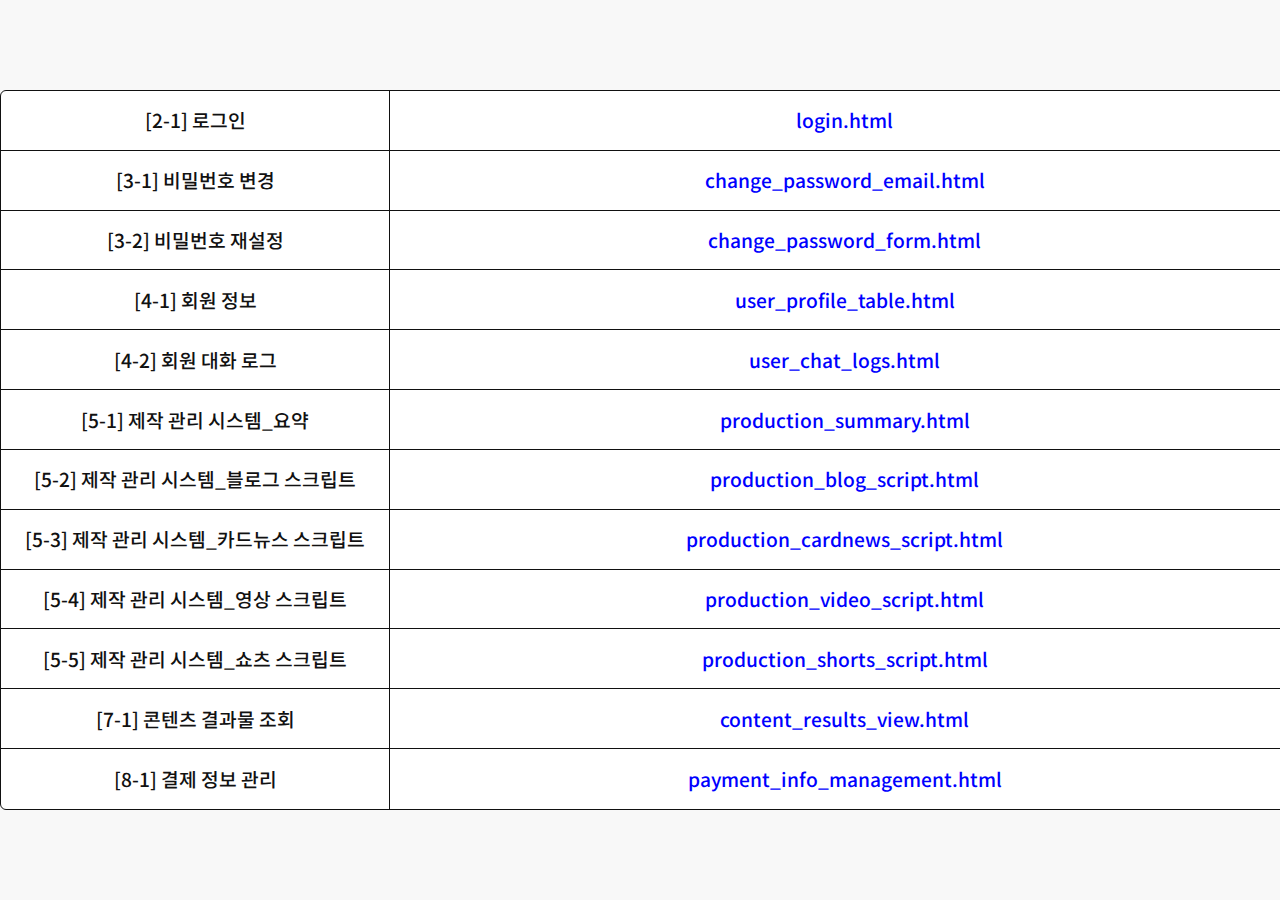
<file: index.html>
<!DOCTYPE html>
<html lang="en">
  <head>
    <meta charset="UTF-8" />
    <meta name="viewport" content="width=device-width, initial-scale=1.0" />
    <link rel="stylesheet" href="./static/css/reset.css" />
    <link rel="stylesheet" href="./static/css/common.css" />
    <link rel="stylesheet" href="./static/css/index.css" />
    <title>Document</title>
  </head>
  <body>
    <div class="container">
      <div class="table">
        <div class="item">
          <div class="left">[2-1] 로그인</div>
          <div class="right">
            <a href="templates/login/login.html">login.html</a>
          </div>
        </div>
        <div class="item">
          <div class="left">[3-1] 비밀번호 변경</div>
          <div class="right">
            <a href="templates/change_password/change_password_email.html"
              >change_password_email.html</a
            >
          </div>
        </div>
        <div class="item">
          <div class="left">[3-2] 비밀번호 재설정</div>
          <div class="right">
            <a href="templates/change_password/change_password_form.html"
              >change_password_form.html</a
            >
          </div>
        </div>
        <div class="item">
          <div class="left">[4-1] 회원 정보</div>
          <div class="right">
            <a href="templates/user_management/user_profile_table.html"
              >user_profile_table.html</a
            >
          </div>
        </div>
        <div class="item">
          <div class="left">[4-2] 회원 대화 로그</div>
          <div class="right">
            <a href="templates/user_management/user_chat_logs.html"
              >user_chat_logs.html</a
            >
          </div>
        </div>
        <div class="item">
          <div class="left">[5-1] 제작 관리 시스템_요약</div>
          <div class="right">
            <a
              href="templates/production_management_system/production_summary.html"
              >production_summary.html</a
            >
          </div>
        </div>
        <div class="item">
          <div class="left">[5-2] 제작 관리 시스템_블로그 스크립트</div>
          <div class="right">
            <a
              href="templates/production_management_system/production_blog_script.html"
              >production_blog_script.html</a
            >
          </div>
        </div>
        <div class="item">
          <div class="left">[5-3] 제작 관리 시스템_카드뉴스 스크립트</div>
          <div class="right">
            <a
              href="templates/production_management_system/production_cardnews_script.html"
              >production_cardnews_script.html</a
            >
          </div>
        </div>
        <div class="item">
          <div class="left">[5-4] 제작 관리 시스템_영상 스크립트</div>
          <div class="right">
            <a
              href="templates/production_management_system/production_video_script.html"
              >production_video_script.html</a
            >
          </div>
        </div>
        <div class="item">
          <div class="left">[5-5] 제작 관리 시스템_쇼츠 스크립트</div>
          <div class="right">
            <a
              href="templates/production_management_system/production_shorts_script.html"
              >production_shorts_script.html</a
            >
          </div>
        </div>
        <div class="item">
          <div class="left">[7-1] 콘텐츠 결과물 조회</div>
          <div class="right">
            <a href="templates/content_results_view/content_results_view.html"
              >content_results_view.html</a
            >
          </div>
        </div>
        <div class="item">
          <div class="left">[8-1] 결제 정보 관리</div>
          <div class="right">
            <a
              href="templates/payment_info_management/payment_info_management.html"
              >payment_info_management.html</a
            >
          </div>
        </div>
      </div>
    </div>
  </body>
</html>
</file>
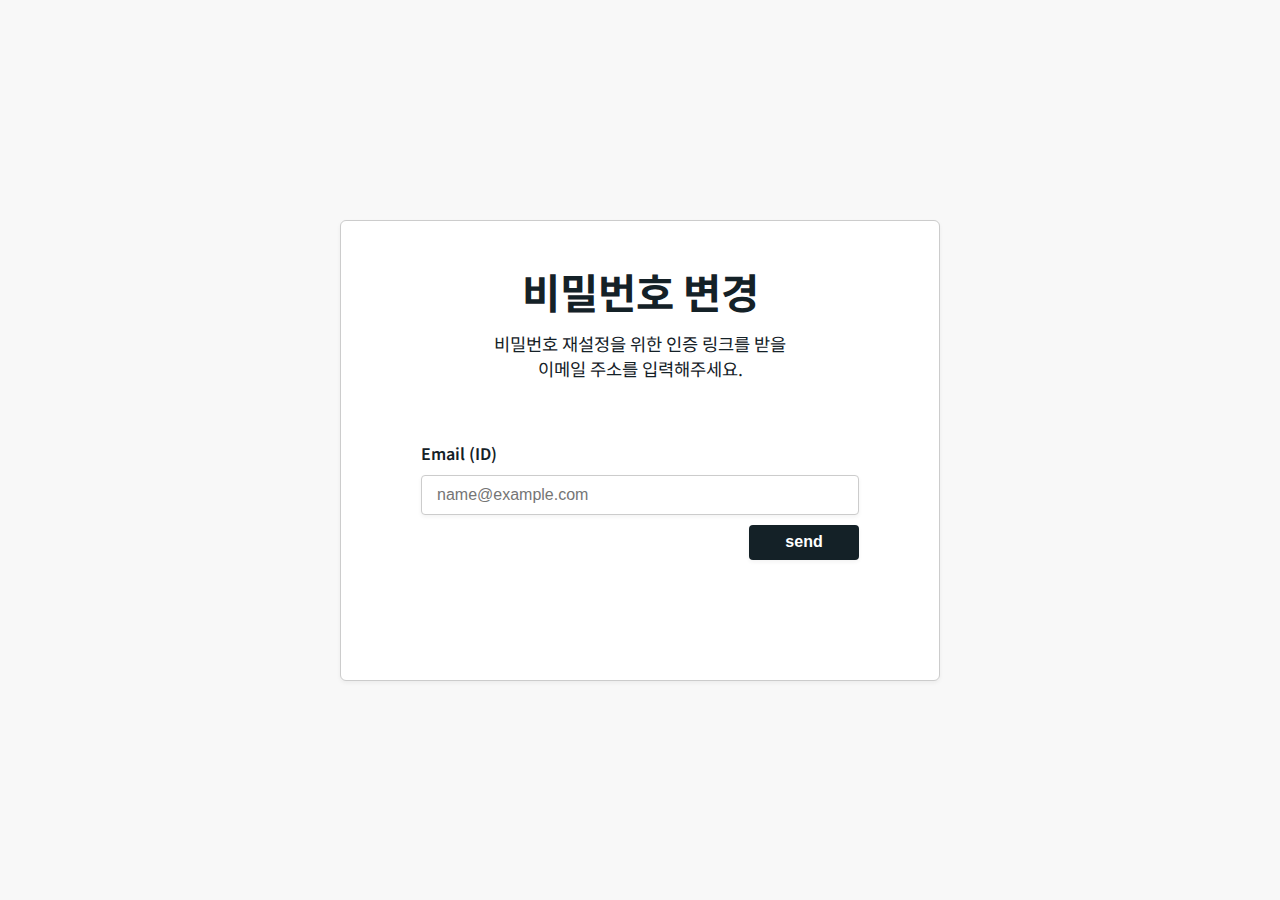
<file: templates/change_password/change_password_email.html>
<!DOCTYPE html>
<html lang="en">
  <head>
    <meta charset="UTF-8" />
    <meta name="viewport" content="width=device-width, initial-scale=1.0" />
    <link rel="stylesheet" href="../../static/css/reset.css" />
    <link rel="stylesheet" href="../../static/css/common.css" />
    <link
      rel="stylesheet"
      href="../../static/css/change_password/change_password_email.css"
    />
    <title>Document</title>
  </head>
  <body>
    <div class="container">
      <!-- 이메일 인증 폼 -->
      <div class="email-container">
        <div class="email-header">
          <h1>비밀번호 변경</h1>
          <span
            >비밀번호 재설정을 위한 인증 링크를 받을<br />
            이메일 주소를 입력해주세요.</span
          >
        </div>
        <div class="email-content-container">
          <h3 class="email-input-title">Email (ID)</h3>
          <div class="email-input-container">
            <input
              type="text"
              class="email-input"
              placeholder="name@example.com"
            />
          </div>
          <div class="email-send-button-container">
            <button type="button" class="email-send-button">send</button>
          </div>
        </div>
      </div>
      <!-- //이메일 인증 폼 -->
    </div>
  </body>
</html>
</file>
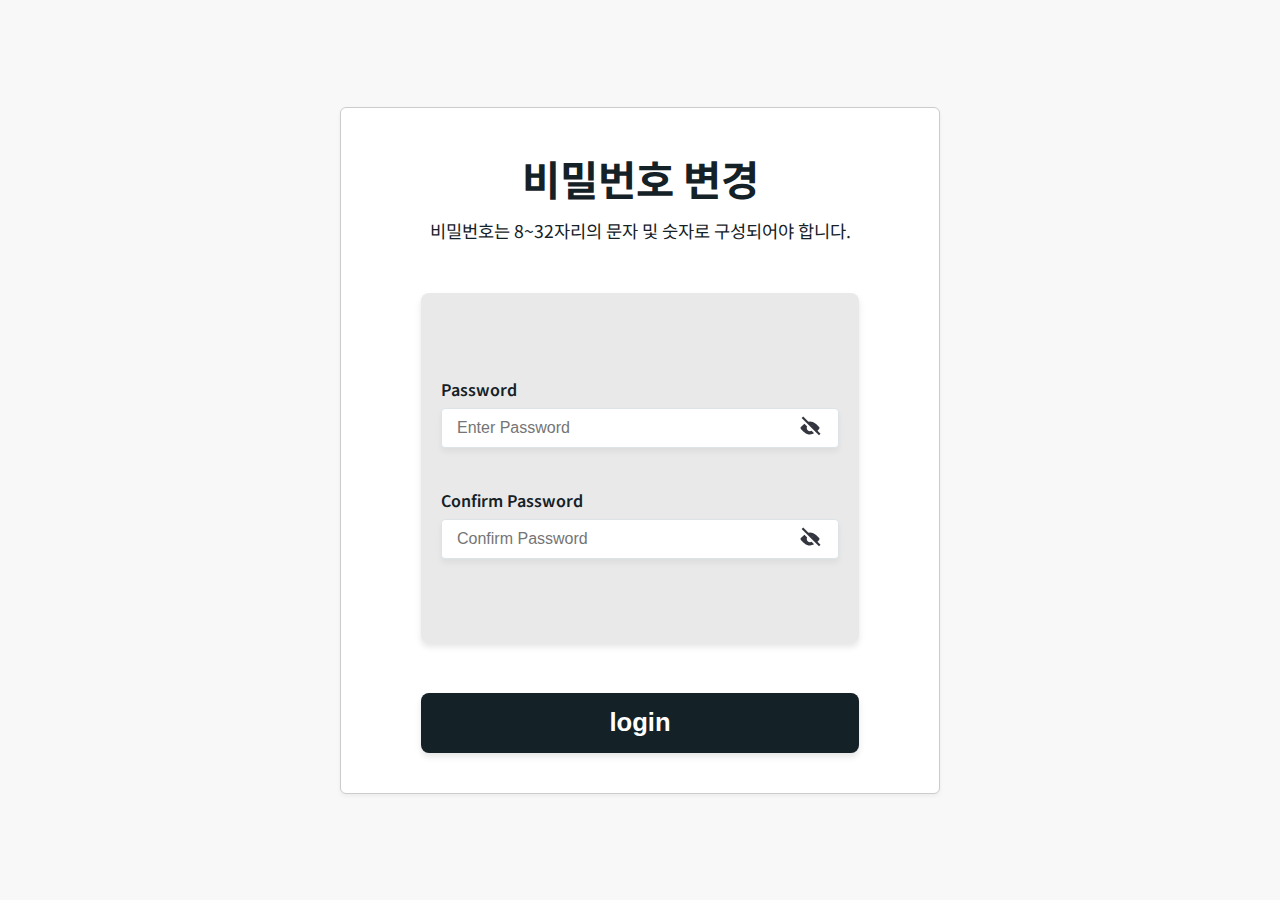
<file: templates/change_password/change_password_form.html>
<!DOCTYPE html>
<html lang="en">
  <head>
    <meta charset="UTF-8" />
    <meta name="viewport" content="width=device-width, initial-scale=1.0" />
    <link rel="stylesheet" href="../../static/css/reset.css" />
    <link rel="stylesheet" href="../../static/css/common.css" />
    <link
      rel="stylesheet"
      href="../../static/css/change_password/change_password_form.css"
    />
    <title>Document</title>
  </head>
  <body>
    <div class="container">
      <!-- 비밀번호 설정 폼 -->
      <div class="change-password-container">
        <div class="change-password-header">
          <h1>비밀번호 변경</h1>
          <span>비밀번호는 8~32자리의 문자 및 숫자로 구성되어야 합니다.</span>
        </div>
        <div class="change-password-form">
          <div class="password-input-container">
            <!-- 비밀번호 -->
            <div class="password-wrapper" id="passwordWrapper">
              <h3 class="password-title">Password</h3>
              <div class="password-container" id="passwordContainer">
                <input
                  type="password"
                  class="password-input"
                  placeholder="Enter Password"
                  id="password"
                />
                <img
                  src="../../static/images/icon/svg/View_hide_fill.svg"
                  alt="비밀번호 보기"
                  class="password-view"
                  draggable="false"
                />
              </div>
            </div>
            <!-- //비밀번호 -->

            <!-- 비밀번호 확인 -->
            <div class="password-wrapper" id="passwordConfirmWrapper">
              <h3 class="password-title">Confirm Password</h3>
              <div class="password-container" id="passwordConfirmContainer">
                <input
                  type="password"
                  class="password-confirm-input"
                  placeholder="Confirm Password"
                  id="password-confirm"
                />
                <img
                  src="../../static/images/icon/svg/View_hide_fill.svg"
                  alt="비밀번호 보기"
                  class="password-confirm-view"
                  draggable="false"
                />
              </div>
            </div>
            <!-- //비밀번호 확인 -->
          </div>
        </div>
        <div class="login-footer">
          <button type="button" class="login-button">login</button>
        </div>
      </div>
      <!-- //비밀번호 설정 폼 -->
    </div>

    <!-- script -->
    <script src="../../static/js/change_password/change_password_form.js"></script>
  </body>
</html>
</file>
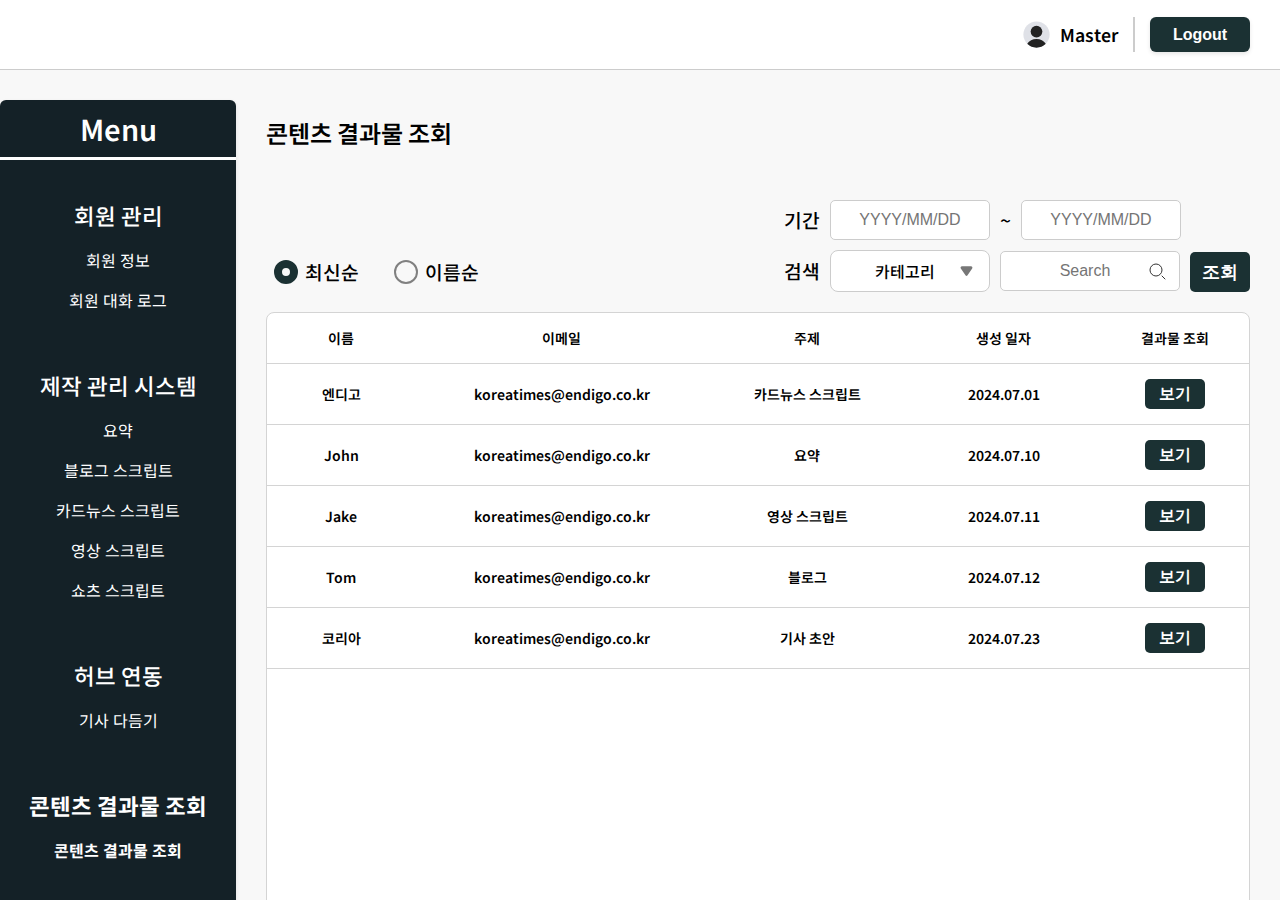
<file: templates/content_results_view/content_results_view.html>
<!DOCTYPE html>
<html lang="en">
  <head>
    <meta charset="UTF-8" />
    <meta name="viewport" content="width=device-width, initial-scale=1.0" />
    <link rel="stylesheet" href="../../static/css/reset.css" />
    <link rel="stylesheet" href="../../static/css/common.css" />
    <link
      rel="stylesheet"
      href="../../static/css/content_results_view/content_results_view.css"
    />
    <title>Document</title>
  </head>
  <body>
    <div class="container">
      <!-- 상단 네비게이션 바 (GNB) -->
      <div class="navbar">
        <div class="profile-container">
          <div class="profile">
            <img
              src="../../static/images/icon/svg/User_circle_duotone.svg"
              alt="프로필"
              class="profile-image"
              draggable="false"
            />
            <span class="profile-name">Master</span>
          </div>
          <div class="divider"></div>
          <button
            type="button"
            class="navbar-logout-button"
            onclick="openModalLogoutConfirm()"
          >
            Logout
          </button>
        </div>
      </div>
      <!-- //상단 네비게이션 바 (GNB) -->

      <!-- 컨텐츠 -->
      <div class="content">
        <!-- 왼쪽 사이드 바 (SNB) -->
        <div class="sidebar">
          <div class="sidebar-header">
            <h2 class="sidebar-header-title">Menu</h2>
          </div>
          <div class="sidebar-content">
            <div class="sidebar-menu-container">
              <div class="sidebar-menu-title">
                <h3>회원 관리</h3>
              </div>
              <ul class="sidebar-menu-list menu-generate">
                <a
                  href="../user_management/user_profile_table.html"
                  class="sidebar-menu-item"
                  >회원 정보</a
                >
                <a
                  href="../user_management/user_chat_logs.html"
                  class="sidebar-menu-item"
                  >회원 대화 로그</a
                >
              </ul>
            </div>
            <div class="sidebar-menu-container">
              <div class="sidebar-menu-title">
                <h3>제작 관리 시스템</h3>
              </div>
              <ul class="sidebar-menu-list menu-generate">
                <a
                  href="../production_management_system/production_summary.html"
                  class="sidebar-menu-item"
                  >요약</a
                >
                <a
                  href="../production_management_system/production_blog_script.html"
                  class="sidebar-menu-item"
                  >블로그 스크립트</a
                >
                <a
                  href="../production_management_system/production_cardnews_script.html"
                  class="sidebar-menu-item"
                  >카드뉴스 스크립트</a
                >
                <a
                  href="../production_management_system/production_video_script.html"
                  class="sidebar-menu-item"
                  >영상 스크립트</a
                >
                <a
                  href="../production_management_system/production_shorts_script.html"
                  class="sidebar-menu-item"
                  >쇼츠 스크립트</a
                >
              </ul>
            </div>
            <div class="sidebar-menu-container">
              <div class="sidebar-menu-title">
                <h3>허브 연동</h3>
              </div>
              <ul class="sidebar-menu-list menu-generate">
                <a href="" class="sidebar-menu-item">기사 다듬기</a>
              </ul>
            </div>
            <div class="sidebar-menu-container">
              <div class="sidebar-menu-title active">
                <h3>콘텐츠 결과물 조회</h3>
              </div>
              <ul class="sidebar-menu-list menu-generate">
                <a
                  href="../content_results_view/content_results_view.html"
                  class="sidebar-menu-item active"
                  >콘텐츠 결과물 조회</a
                >
              </ul>
            </div>
            <div class="sidebar-menu-container">
              <div class="sidebar-menu-title">
                <h3>결제 정보 관리</h3>
              </div>
              <ul class="sidebar-menu-list menu-generate">
                <a
                  href="../payment_info_management/payment_info_management.html"
                  class="sidebar-menu-item"
                  >결제 정보 관리</a
                >
              </ul>
            </div>
          </div>
        </div>
        <!-- //왼쪽 사이드 바 (SNB) -->

        <!-- 메인 컨텐츠 -->
        <div class="main-content">
          <!-- 타이틀 -->
          <div class="main-content-header">
            <h2 class="main-content-header-title">콘텐츠 결과물 조회</h2>
          </div>
          <!-- //타이틀 -->

          <!-- 필터 -->
          <div class="filter-container">
            <!-- 정렬 순서 필터 -->
            <fieldset class="filter-mode-container">
              <label>
                <input type="radio" name="contact" value="email" checked />
                <span>최신순</span>
              </label>
              <label>
                <input type="radio" name="contact" value="phone" />
                <span>이름순</span>
              </label>
            </fieldset>
            <!-- //정렬 순서 필터 -->

            <!-- 검색 필터 -->
            <div class="filter-wrapper">
              <div class="filter-dropdown-container">
                <div class="dropdown-date-container">
                  <span class="dropdown-title">기간</span>
                  <div class="date-input-container">
                    <input
                      type="text"
                      class="date-input"
                      placeholder="YYYY/MM/DD"
                    />
                    <span class="date-range-separator">~</span>
                    <input
                      type="text"
                      class="date-input"
                      placeholder="YYYY/MM/DD"
                    />
                  </div>
                </div>
                <div class="dropdown-search-container">
                  <span class="dropdown-title">검색</span>
                  <div class="dropdown-wrapper">
                    <div class="dropdown">
                      <div class="selected">
                        카테고리
                        <img
                          src="../../static/images/icon/svg/Arrow_drop_down.svg"
                          alt="드롭다운 화살표"
                          class="triangle"
                        />
                      </div>
                      <div class="dropdown-menu">
                        <div>이름</div>
                        <div>이메일</div>
                        <div>주제</div>
                        <div>생성 일자</div>
                      </div>
                    </div>
                    <div class="search-input-container">
                      <input type="text" placeholder="Search" />
                      <img
                        src="../../static/images/icon/svg/Search_light.svg"
                        alt="검색"
                      />
                    </div>
                  </div>
                </div>
              </div>
              <button class="search-button">조회</button>
            </div>
            <!-- //검색 필터 -->
          </div>
          <!-- //필터 -->

          <!-- 콘텐츠 결과 테이블 -->
          <table class="table">
            <thead class="table-header">
              <tr class="table-container">
                <th class="table-item table-item--name">이름</th>
                <th class="table-item table-item--email">이메일</th>
                <th class="table-item table-item--topic">주제</th>
                <th class="table-item table-item--created-date">생성 일자</th>
                <th class="table-item table-item--result-view-button">
                  결과물 조회
                </th>
              </tr>
            </thead>
            <tbody class="table-data">
              <tr class="table-container">
                <td class="table-item table-item--name">엔디고</td>
                <td class="table-item table-item--email">
                  koreatimes@endigo.co.kr
                </td>
                <td class="table-item table-item--topic">카드뉴스 스크립트</td>
                <td class="table-item table-item--created-date">2024.07.01</td>
                <td class="table-item table-item--result-view-button">
                  <button type="button" onclick="openResultsViewModal()">
                    보기
                  </button>
                </td>
              </tr>
              <tr class="table-container">
                <td class="table-item table-item--name">John</td>
                <td class="table-item table-item--email">
                  koreatimes@endigo.co.kr
                </td>
                <td class="table-item table-item--topic">요약</td>
                <td class="table-item table-item--created-date">2024.07.10</td>
                <td class="table-item table-item--result-view-button">
                  <button type="button" onclick="openResultsViewModal()">
                    보기
                  </button>
                </td>
              </tr>
              <tr class="table-container">
                <td class="table-item table-item--name">Jake</td>
                <td class="table-item table-item--email">
                  koreatimes@endigo.co.kr
                </td>
                <td class="table-item table-item--topic">영상 스크립트</td>
                <td class="table-item table-item--created-date">2024.07.11</td>
                <td class="table-item table-item--result-view-button">
                  <button type="button" onclick="openResultsViewModal()">
                    보기
                  </button>
                </td>
              </tr>
              <tr class="table-container">
                <td class="table-item table-item--name">Tom</td>
                <td class="table-item table-item--email">
                  koreatimes@endigo.co.kr
                </td>
                <td class="table-item table-item--topic">블로그</td>
                <td class="table-item table-item--created-date">2024.07.12</td>
                <td class="table-item table-item--result-view-button">
                  <button type="button" onclick="openResultsViewModal()">
                    보기
                  </button>
                </td>
              </tr>
              <tr class="table-container">
                <td class="table-item table-item--name">코리아</td>
                <td class="table-item table-item--email">
                  koreatimes@endigo.co.kr
                </td>
                <td class="table-item table-item--topic">기사 초안</td>
                <td class="table-item table-item--created-date">2024.07.23</td>
                <td class="table-item table-item--result-view-button">
                  <button type="button" onclick="openResultsViewModal()">
                    보기
                  </button>
                </td>
              </tr>
            </tbody>
          </table>
          <!-- //콘텐츠 결과 테이블 -->

          <!-- 페이지네이션 -->
          <div class="pagination">
            <button class="pagination__button-prev">
              <img src="../../static/images/icon/svg/Expand_left_double.svg" />
            </button>
            <button class="pagination__button pagination__button--active">
              1
            </button>
            <button class="pagination__button">2</button>
            <button class="pagination__button">3</button>
            <button class="pagination__button">4</button>
            <button class="pagination__button">5</button>
            <button class="pagination__button-next">
              <img src="../../static/images/icon/svg/Expand_right_double.svg" />
            </button>
          </div>
          <!-- //페이지네이션 -->
        </div>
        <!-- //메인 컨텐츠 -->
      </div>
      <!-- //컨텐츠 -->
    </div>

    <!-- 콘텐츠 결과 모달 -->
    <div class="modal-results-view-overlay">
      <div class="modal-results-view-content">
        <div class="close-button-container">
          <img
            src="../../static/images/icon/svg/Close_round.svg"
            alt="닫기"
            class="modal-results-view-close-button"
            onclick="closeResultsViewModal()"
          />
        </div>
        <h1 class="modal-results-view-title">View Generated Results</h1>
        <h2 class="modal-results-view-subtitle">영상 스크립트</h2>
        <div class="chat-log-container">
          <div class="chat-log-item">
            <span class="chat-log-title">User :</span>
            <div class="chat-wrapper">
              <span class="chat"
                >Please write a 30-second video script on an environmental
                topic.</span
              >
            </div>
          </div>
          <div class="chat-log-item">
            <span class="chat-log-title">Chat bot :</span>
            <div class="chat-wrapper">
              <span class="chat"
                >[Opening shot of a lush forest with birds chirping]<br /><span
                  class="text-bold"
                  >Narrator:</span
                >
                "Our planet is a breathtaking masterpiece, but it's facing
                unprecedented challenges."<br />
                [Cut to images of polluted cities and oceans]<br />
                <span class="text-bold">Narrator:</span> "From air pollution to
                plastic-filled oceans, human activity is taking a toll on
                nature."<br />
                [Cut to scenes of people recycling, planting trees, and using
                reusable bags]<br />
                <span class="text-bold">Narrator:</span> "But every small action
                counts. Recycling, reducing plastic use, and planting trees can
                make a big difference."<br />
                [Closing shot of the Earth from space]<br />
                <span class="text-bold">Narrator:</span> "Together, we can
                protect our planet for future generations. Let's take action
                today."<br />
                [Text on screen: "Protect Our Planet. Act Now."]</span
              >
            </div>
          </div>
        </div>
        <div class="download-container">
          <button class="download-button">
            <img
              src="../../static/images/icon/svg/Download.svg"
              alt="다운로드"
            />
            <span>Download</span>
          </button>
        </div>
      </div>
    </div>
    <!-- //콘텐츠 결과 모달 -->

    <!-- 로그아웃 모달 -->
    <div class="modal-logout-confirm-overlay">
      <div class="modal-logout-confirm-content">
        <div class="modal-logout-confirm-message-container">
          <span class="modal-logout-confirm-message"
            >정말 로그아웃 하시겠습니까?</span
          >
        </div>
        <div class="modal-logout-confirm-button-container">
          <button
            type="button"
            class="modal-logout-confirm-button"
            onclick="closeModalLogoutConfirm()"
          >
            예
          </button>
          <button
            type="button"
            class="modal-logout-confirm-cancel-button"
            onclick="closeModalLogoutConfirm()"
          >
            아니요
          </button>
        </div>
      </div>
    </div>
    <!-- //로그아웃 모달 -->

    <!-- 스크립트 -->
    <script src="../../static/js/logout/logout.js"></script>
    <script src="../../static/js/dropdown/dropdown.js"></script>
    <script src="../../static/js/content_results_view/content_results_view.js"></script>
    <script src="../../static/js/date/date.js"></script>
  </body>
</html>
</file>
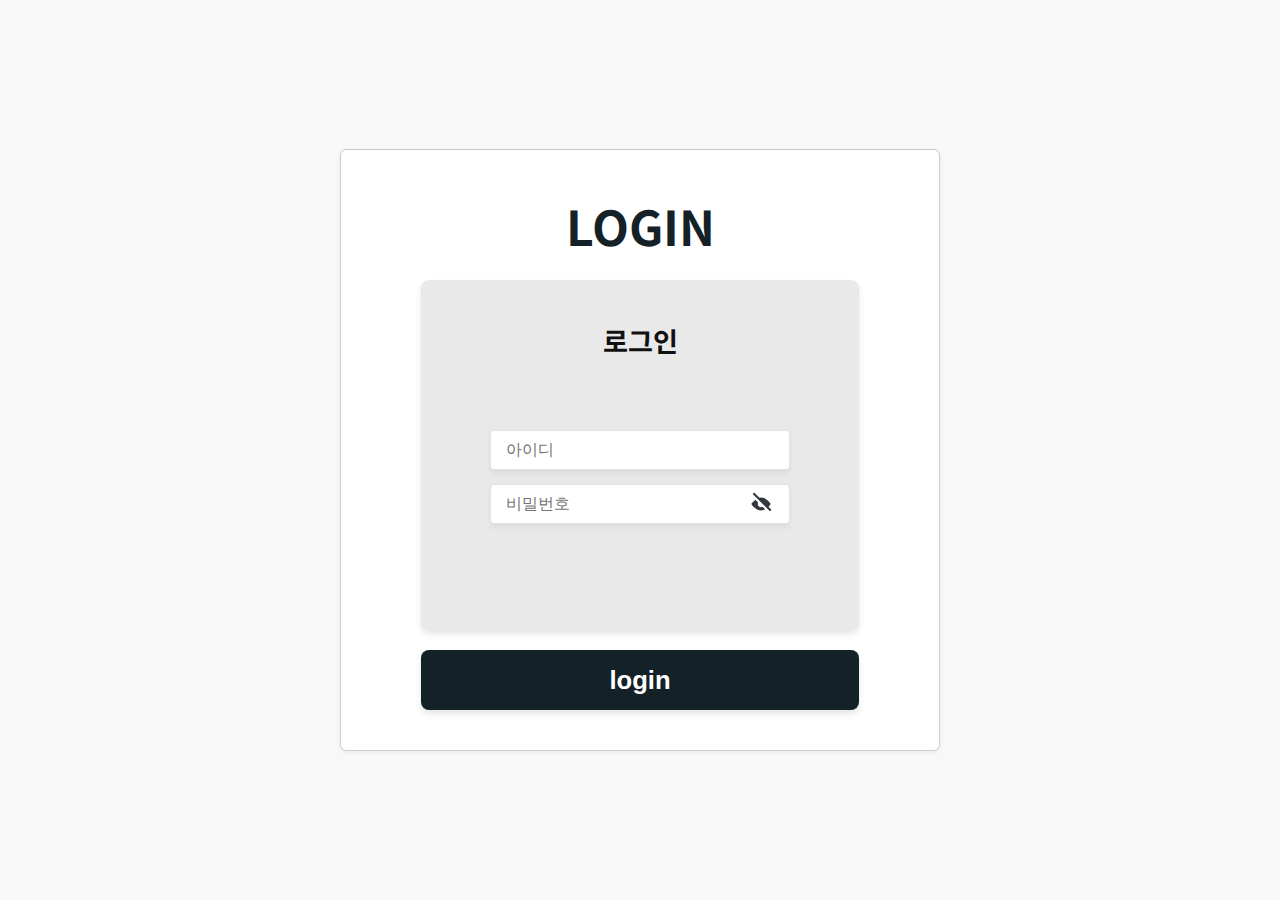
<file: templates/login/login.html>
<!DOCTYPE html>
<html lang="en">
  <head>
    <meta charset="UTF-8" />
    <meta name="viewport" content="width=device-width, initial-scale=1.0" />
    <link rel="stylesheet" href="../../static/css/reset.css" />
    <link rel="stylesheet" href="../../static/css/common.css" />
    <link rel="stylesheet" href="../../static/css/login/login.css" />
    <title>Document</title>
  </head>
  <body>
    <div class="container">
      <!-- 로그인 폼 -->
      <div class="login-container">
        <div class="login-header">
          <h1>LOGIN</h1>
        </div>
        <div class="login-form">
          <div class="login-form-title">
            <h2>로그인</h2>
          </div>
          <div class="login-input-container">
            <div class="id-container">
              <input
                type="text"
                class="id-input"
                placeholder="아이디"
                id="login-id"
              />
            </div>
            <div class="password-container">
              <input
                type="password"
                class="password-input"
                placeholder="비밀번호"
                id="login-password"
              />
              <img
                src="../../static/images/icon/svg/View_hide_fill.svg"
                alt="비밀번호 보기"
                class="password-view"
                draggable="false"
              />
            </div>
          </div>
        </div>
        <div class="login-footer">
          <button type="button" class="login-button">login</button>
        </div>
      </div>
      <!-- //로그인 폼 -->
    </div>

    <!-- 모달 -->
    <div id="modal" class="modal">
      <div class="modal-content">
        <div class="modal-message-container">
          <span class="modal-message"></span>
        </div>
        <button type="button" class="close-button">확인</button>
      </div>
    </div>
    <!-- //모달 -->

    <!-- script -->
    <script src="../../static/js/login/login.js"></script>
  </body>
</html>
</file>
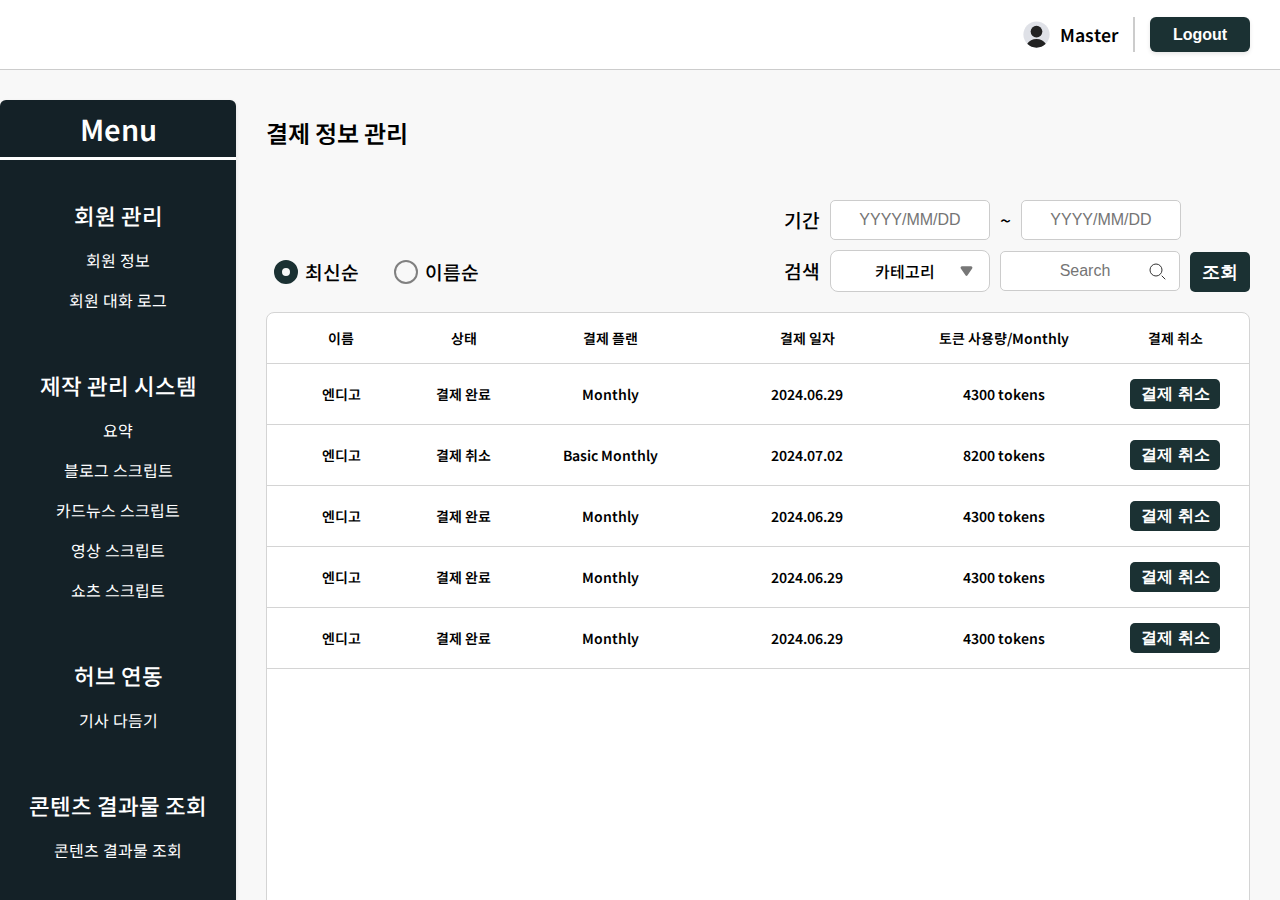
<file: templates/payment_info_management/payment_info_management.html>
<!DOCTYPE html>
<html lang="en">
  <head>
    <meta charset="UTF-8" />
    <meta name="viewport" content="width=device-width, initial-scale=1.0" />
    <link rel="stylesheet" href="../../static/css/reset.css" />
    <link rel="stylesheet" href="../../static/css/common.css" />
    <link
      rel="stylesheet"
      href="../../static/css/payment_info_management/payment_info_management.css"
    />
    <title>Document</title>
  </head>
  <body>
    <div class="container">
      <!-- 상단 네비게이션 바 (GNB) -->
      <div class="navbar">
        <div class="profile-container">
          <div class="profile">
            <img
              src="../../static/images/icon/svg/User_circle_duotone.svg"
              alt="프로필"
              class="profile-image"
              draggable="false"
            />
            <span class="profile-name">Master</span>
          </div>
          <div class="divider"></div>
          <button
            type="button"
            class="navbar-logout-button"
            onclick="openModalLogoutConfirm()"
          >
            Logout
          </button>
        </div>
      </div>
      <!-- //상단 네비게이션 바 (GNB) -->

      <!-- 컨텐츠 -->
      <div class="content">
        <!-- 왼쪽 사이드 바 (SNB) -->
        <div class="sidebar">
          <div class="sidebar-header">
            <h2 class="sidebar-header-title">Menu</h2>
          </div>
          <div class="sidebar-content">
            <div class="sidebar-menu-container">
              <div class="sidebar-menu-title">
                <h3>회원 관리</h3>
              </div>
              <ul class="sidebar-menu-list menu-generate">
                <a
                  href="../user_management/user_profile_table.html"
                  class="sidebar-menu-item"
                  >회원 정보</a
                >
                <a
                  href="../user_management/user_chat_logs.html"
                  class="sidebar-menu-item"
                  >회원 대화 로그</a
                >
              </ul>
            </div>
            <div class="sidebar-menu-container">
              <div class="sidebar-menu-title">
                <h3>제작 관리 시스템</h3>
              </div>
              <ul class="sidebar-menu-list menu-generate">
                <a
                  href="../production_management_system/production_summary.html"
                  class="sidebar-menu-item"
                  >요약</a
                >
                <a
                  href="../production_management_system/production_blog_script.html"
                  class="sidebar-menu-item"
                  >블로그 스크립트</a
                >
                <a
                  href="../production_management_system/production_cardnews_script.html"
                  class="sidebar-menu-item"
                  >카드뉴스 스크립트</a
                >
                <a
                  href="../production_management_system/production_video_script.html"
                  class="sidebar-menu-item"
                  >영상 스크립트</a
                >
                <a
                  href="../production_management_system/production_shorts_script.html"
                  class="sidebar-menu-item"
                  >쇼츠 스크립트</a
                >
              </ul>
            </div>
            <div class="sidebar-menu-container">
              <div class="sidebar-menu-title">
                <h3>허브 연동</h3>
              </div>
              <ul class="sidebar-menu-list menu-generate">
                <a href="" class="sidebar-menu-item">기사 다듬기</a>
              </ul>
            </div>
            <div class="sidebar-menu-container">
              <div class="sidebar-menu-title">
                <h3>콘텐츠 결과물 조회</h3>
              </div>
              <ul class="sidebar-menu-list menu-generate">
                <a
                  href="../content_results_view/content_results_view.html"
                  class="sidebar-menu-item"
                  >콘텐츠 결과물 조회</a
                >
              </ul>
            </div>
            <div class="sidebar-menu-container">
              <div class="sidebar-menu-title active">
                <h3>결제 정보 관리</h3>
              </div>
              <ul class="sidebar-menu-list menu-generate">
                <a
                  href="../payment_info_management/payment_info_management.html"
                  class="sidebar-menu-item active"
                  >결제 정보 관리</a
                >
              </ul>
            </div>
          </div>
        </div>
        <!-- //왼쪽 사이드 바 (SNB) -->

        <!-- 메인 컨텐츠 -->
        <div class="main-content">
          <!-- 타이틀 -->
          <div class="main-content-header">
            <h2 class="main-content-header-title">결제 정보 관리</h2>
          </div>
          <!-- //타이틀 -->

          <!-- 필터 -->
          <div class="filter-container">
            <!-- 정렬 순서 필터 -->
            <fieldset class="filter-mode-container">
              <label>
                <input type="radio" name="contact" value="email" checked />
                <span>최신순</span>
              </label>
              <label>
                <input type="radio" name="contact" value="phone" />
                <span>이름순</span>
              </label>
            </fieldset>
            <!-- //정렬 순서 필터 -->

            <!-- 검색 필터 -->
            <div class="filter-wrapper">
              <div class="filter-dropdown-container">
                <div class="dropdown-date-container">
                  <span class="dropdown-title">기간</span>
                  <div class="date-input-container">
                    <input
                      type="text"
                      class="date-input"
                      placeholder="YYYY/MM/DD"
                    />
                    <span class="date-range-separator">~</span>
                    <input
                      type="text"
                      class="date-input"
                      placeholder="YYYY/MM/DD"
                    />
                  </div>
                </div>
                <div class="dropdown-search-container">
                  <span class="dropdown-title">검색</span>
                  <div class="dropdown-wrapper">
                    <div class="dropdown">
                      <div class="selected">
                        카테고리
                        <img
                          src="../../static/images/icon/svg/Arrow_drop_down.svg"
                          alt="드롭다운 화살표"
                          class="triangle"
                        />
                      </div>
                      <div class="dropdown-menu">
                        <div>이름</div>
                        <div>상태</div>
                        <div>결제 플랜</div>
                      </div>
                    </div>
                    <div class="search-input-container">
                      <input type="text" placeholder="Search" />
                      <img
                        src="../../static/images/icon/svg/Search_light.svg"
                        alt="검색"
                      />
                    </div>
                  </div>
                </div>
              </div>
              <button class="search-button">조회</button>
            </div>
            <!-- //검색 필터 -->
          </div>
          <!-- //필터 -->

          <!-- 결제 정보 테이블 -->
          <table class="table">
            <thead class="table-header">
              <tr class="table-container">
                <th class="table-item table-item--name">이름</th>
                <th class="table-item table-item--status">상태</th>
                <th class="table-item table-item--billing-plan">결제 플랜</th>
                <th class="table-item table-item--billing-date">결제 일자</th>
                <th class="table-item table-item--token-usage">
                  토큰 사용량/Monthly
                </th>
                <th class="table-item table-item--payment-cancel-button">
                  결제 취소
                </th>
              </tr>
            </thead>
            <tbody class="table-data">
              <tr class="table-container">
                <td class="table-item table-item--name">엔디고</td>
                <td class="table-item table-item--status">결제 완료</td>
                <td class="table-item table-item--billing-plan">Monthly</td>
                <td class="table-item table-item--billing-date">2024.06.29</td>
                <td class="table-item table-item--token-usage">4300 tokens</td>
                <td class="table-item table-item--payment-cancel-button">
                  <button type="button">결제 취소</button>
                </td>
              </tr>
              <tr class="table-container">
                <td class="table-item table-item--name">엔디고</td>
                <td class="table-item table-item--status">결제 취소</td>
                <td class="table-item table-item--billing-plan">
                  Basic Monthly
                </td>
                <td class="table-item table-item--billing-date">2024.07.02</td>
                <td class="table-item table-item--token-usage">8200 tokens</td>
                <td class="table-item table-item--payment-cancel-button">
                  <button type="button">결제 취소</button>
                </td>
              </tr>
              <tr class="table-container">
                <td class="table-item table-item--name">엔디고</td>
                <td class="table-item table-item--status">결제 완료</td>
                <td class="table-item table-item--billing-plan">Monthly</td>
                <td class="table-item table-item--billing-date">2024.06.29</td>
                <td class="table-item table-item--token-usage">4300 tokens</td>
                <td class="table-item table-item--payment-cancel-button">
                  <button type="button">결제 취소</button>
                </td>
              </tr>
              <tr class="table-container">
                <td class="table-item table-item--name">엔디고</td>
                <td class="table-item table-item--status">결제 완료</td>
                <td class="table-item table-item--billing-plan">Monthly</td>
                <td class="table-item table-item--billing-date">2024.06.29</td>
                <td class="table-item table-item--token-usage">4300 tokens</td>
                <td class="table-item table-item--payment-cancel-button">
                  <button type="button">결제 취소</button>
                </td>
              </tr>
              <tr class="table-container">
                <td class="table-item table-item--name">엔디고</td>
                <td class="table-item table-item--status">결제 완료</td>
                <td class="table-item table-item--billing-plan">Monthly</td>
                <td class="table-item table-item--billing-date">2024.06.29</td>
                <td class="table-item table-item--token-usage">4300 tokens</td>
                <td class="table-item table-item--payment-cancel-button">
                  <button type="button">결제 취소</button>
                </td>
              </tr>
            </tbody>
          </table>
          <!-- //결제 정보 테이블 -->

          <!-- 페이지네이션 -->
          <div class="pagination">
            <button class="pagination__button-prev">
              <img src="../../static/images/icon/svg/Expand_left_double.svg" />
            </button>
            <button class="pagination__button pagination__button--active">
              1
            </button>
            <button class="pagination__button">2</button>
            <button class="pagination__button">3</button>
            <button class="pagination__button">4</button>
            <button class="pagination__button">5</button>
            <button class="pagination__button-next">
              <img src="../../static/images/icon/svg/Expand_right_double.svg" />
            </button>
          </div>
          <!-- //페이지네이션 -->
        </div>
        <!-- //메인 컨텐츠 -->
      </div>
      <!-- //컨텐츠 -->
    </div>

    <!-- 로그아웃 모달 -->
    <div class="modal-logout-confirm-overlay">
      <div class="modal-logout-confirm-content">
        <div class="modal-logout-confirm-message-container">
          <span class="modal-logout-confirm-message"
            >정말 로그아웃 하시겠습니까?</span
          >
        </div>
        <div class="modal-logout-confirm-button-container">
          <button
            type="button"
            class="modal-logout-confirm-button"
            onclick="closeModalLogoutConfirm()"
          >
            예
          </button>
          <button
            type="button"
            class="modal-logout-confirm-cancel-button"
            onclick="closeModalLogoutConfirm()"
          >
            아니요
          </button>
        </div>
      </div>
    </div>
    <!-- //로그아웃 모달 -->

    <!-- 스크립트 -->
    <script src="../../static/js/logout/logout.js"></script>
    <script src="../../static/js/dropdown/dropdown.js"></script>
    <script src="../../static/js/date/date.js"></script>
  </body>
</html>
</file>
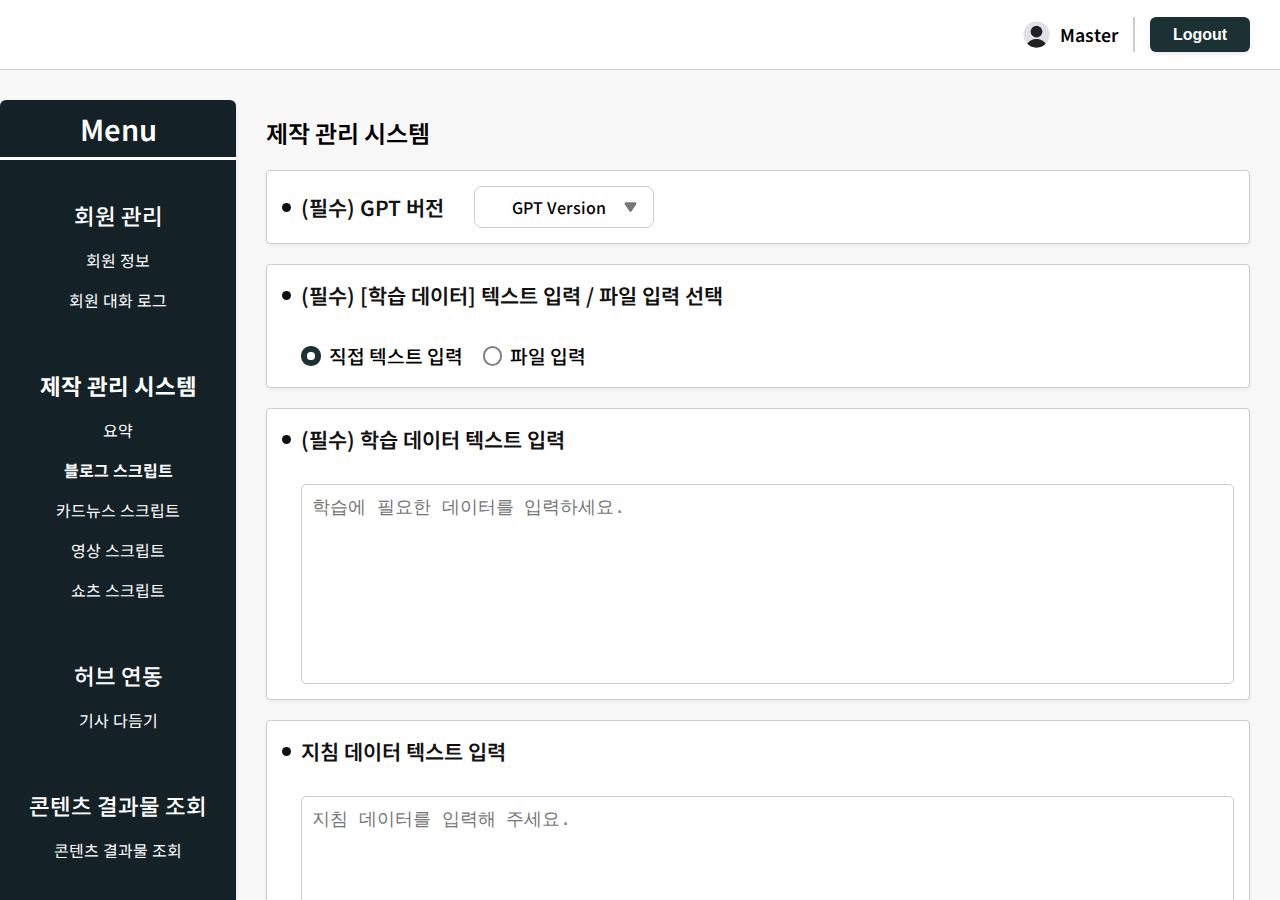
<file: templates/production_management_system/production_blog_script.html>
<!DOCTYPE html>
<html lang="en">
  <head>
    <meta charset="UTF-8" />
    <meta name="viewport" content="width=device-width, initial-scale=1.0" />
    <link rel="stylesheet" href="../../static/css/reset.css" />
    <link rel="stylesheet" href="../../static/css/common.css" />
    <link
      rel="stylesheet"
      href="../../static/css/production_management/production_management.css"
    />
    <title>Document</title>
  </head>
  <body>
    <div class="container">
      <!-- 상단 네비게이션 바 (GNB) -->
      <div class="navbar">
        <div class="profile-container">
          <div class="profile">
            <img
              src="../../static/images/icon/svg/User_circle_duotone.svg"
              alt="프로필"
              class="profile-image"
              draggable="false"
            />
            <span class="profile-name">Master</span>
          </div>
          <div class="divider"></div>
          <button
            type="button"
            class="navbar-logout-button"
            onclick="openModalLogoutConfirm()"
          >
            Logout
          </button>
        </div>
      </div>
      <!-- //상단 네비게이션 바 (GNB) -->

      <!-- 컨텐츠 -->
      <div class="content">
        <!-- 왼쪽 사이드 바 (SNB) -->
        <div class="sidebar">
          <div class="sidebar-header">
            <h2 class="sidebar-header-title">Menu</h2>
          </div>
          <div class="sidebar-content">
            <div class="sidebar-menu-container">
              <div class="sidebar-menu-title">
                <h3>회원 관리</h3>
              </div>
              <ul class="sidebar-menu-list menu-generate">
                <a
                  href="../user_management/user_profile_table.html"
                  class="sidebar-menu-item"
                  >회원 정보</a
                >
                <a
                  href="../user_management/user_chat_logs.html"
                  class="sidebar-menu-item"
                  >회원 대화 로그</a
                >
              </ul>
            </div>
            <div class="sidebar-menu-container">
              <div class="sidebar-menu-title active">
                <h3>제작 관리 시스템</h3>
              </div>
              <ul class="sidebar-menu-list menu-generate">
                <a
                  href="../production_management_system/production_summary.html"
                  class="sidebar-menu-item"
                  >요약</a
                >
                <a
                  href="../production_management_system/production_blog_script.html"
                  class="sidebar-menu-item active"
                  >블로그 스크립트</a
                >
                <a
                  href="../production_management_system/production_cardnews_script.html"
                  class="sidebar-menu-item"
                  >카드뉴스 스크립트</a
                >
                <a
                  href="../production_management_system/production_video_script.html"
                  class="sidebar-menu-item"
                  >영상 스크립트</a
                >
                <a
                  href="../production_management_system/production_shorts_script.html"
                  class="sidebar-menu-item"
                  >쇼츠 스크립트</a
                >
              </ul>
            </div>
            <div class="sidebar-menu-container">
              <div class="sidebar-menu-title">
                <h3>허브 연동</h3>
              </div>
              <ul class="sidebar-menu-list menu-generate">
                <a href="" class="sidebar-menu-item">기사 다듬기</a>
              </ul>
            </div>
            <div class="sidebar-menu-container">
              <div class="sidebar-menu-title">
                <h3>콘텐츠 결과물 조회</h3>
              </div>
              <ul class="sidebar-menu-list menu-generate">
                <a
                  href="../content_results_view/content_results_view.html"
                  class="sidebar-menu-item"
                  >콘텐츠 결과물 조회</a
                >
              </ul>
            </div>
            <div class="sidebar-menu-container">
              <div class="sidebar-menu-title">
                <h3>결제 정보 관리</h3>
              </div>
              <ul class="sidebar-menu-list menu-generate">
                <a
                  href="../payment_info_management/payment_info_management.html"
                  class="sidebar-menu-item"
                  >결제 정보 관리</a
                >
              </ul>
            </div>
          </div>
        </div>
        <!-- //왼쪽 사이드 바 (SNB) -->

        <!-- 메인 컨텐츠 -->
        <div class="main-content">
          <!-- 타이틀 -->
          <div class="main-content-header">
            <h2 class="main-content-header-title">제작 관리 시스템</h2>
          </div>
          <!-- //타이틀 -->

          <!-- GPT 버전 -->
          <div class="gpt-version-container">
            <div class="title-wrapper gpt-version">
              <div class="title-dot"></div>
              <h3>(필수) GPT 버전</h3>
            </div>
            <div class="dropdown">
              <div class="selected">
                GPT Version
                <img
                  src="../../static/images/icon/svg/Arrow_drop_down.svg"
                  alt="드롭다운 화살표"
                  class="triangle"
                />
              </div>
              <div class="dropdown-menu">
                <div>Gpt-3.5-turbo</div>
                <div>Gpt-4</div>
                <div>Gpt-4-32k</div>
                <div>Gpt-4o</div>
              </div>
            </div>
          </div>
          <!-- //GPT 버전 -->

          <!-- [학습 데이터] 텍스트 입력 / 파일 입력 선택 -->
          <div class="content-container">
            <div class="title-wrapper">
              <div class="title-dot"></div>
              <h3>(필수) [학습 데이터] 텍스트 입력 / 파일 입력 선택</h3>
            </div>

            <!-- 정렬 순서 필터 -->
            <fieldset class="input-mode-container">
              <label>
                <input
                  type="radio"
                  name="contact"
                  value="email"
                  id="textInputRadio"
                  checked
                />
                <span>직접 텍스트 입력</span>
              </label>
              <label>
                <input
                  type="radio"
                  name="contact"
                  value="phone"
                  id="fileInputRadio"
                />
                <span>파일 입력</span>
              </label>
            </fieldset>
            <!-- //정렬 순서 필터 -->
          </div>
          <!-- //[학습 데이터] 텍스트 입력 / 파일 입력 선택 -->

          <!-- 학습 데이터 텍스트 입력 -->
          <div class="content-container" id="textInputContainer">
            <div class="title-wrapper">
              <div class="title-dot"></div>
              <h3>(필수) 학습 데이터 텍스트 입력</h3>
            </div>
            <textarea
              class="learning-data-textarea"
              placeholder="학습에 필요한 데이터를 입력하세요."
            ></textarea>
          </div>
          <!-- //학습 데이터 텍스트 입력 -->

          <!-- 학습 데이터 파일 입력 -->
          <div
            class="content-container"
            id="fileInputContainer"
            style="display: none"
          >
            <div class="file-input-wrapper">
              <div class="title-wrapper">
                <div class="title-dot"></div>
                <h3>(필수) 학습 데이터 파일 입력 (데이터 1)</h3>
              </div>
              <div class="file-input-container">
                <span id="fileName1"
                  >학습 데이터 파일을 업로드해주세요.(pdf, pptx, docx, txt
                  등)</span
                >
                <button
                  class="file-input-button"
                  onclick="document.getElementById('fileInput1').click()"
                >
                  파일 선택
                </button>
                <input type="file" id="fileInput1" style="display: none" />
              </div>
            </div>

            <img
              src="../../static/images/icon/svg/Add_ring.svg"
              alt="추가"
              class="add-file-data-icon"
              id="addFileButton"
            />
          </div>
          <!-- //학습 데이터 파일 입력 -->

          <!-- 지침 데이터 텍스트 입력 -->
          <div class="content-container">
            <div class="title-wrapper">
              <div class="title-dot"></div>
              <h3>지침 데이터 텍스트 입력</h3>
            </div>
            <textarea
              class="guideline-textarea"
              placeholder="지침 데이터를 입력해 주세요."
            ></textarea>
          </div>
          <!-- //지침 데이터 텍스트 입력 -->

          <!-- 적용 버튼 -->
          <div class="save-button-container">
            <button>적용</button>
          </div>
          <!-- //적용 버튼 -->
        </div>
        <!-- //메인 컨텐츠 -->
      </div>
      <!-- //컨텐츠 -->
    </div>

    <!-- 로그아웃 모달 -->
    <div class="modal-logout-confirm-overlay">
      <div class="modal-logout-confirm-content">
        <div class="modal-logout-confirm-message-container">
          <span class="modal-logout-confirm-message"
            >정말 로그아웃 하시겠습니까?</span
          >
        </div>
        <div class="modal-logout-confirm-button-container">
          <button
            type="button"
            class="modal-logout-confirm-button"
            onclick="closeModalLogoutConfirm()"
          >
            예
          </button>
          <button
            type="button"
            class="modal-logout-confirm-cancel-button"
            onclick="closeModalLogoutConfirm()"
          >
            아니요
          </button>
        </div>
      </div>
    </div>
    <!-- //로그아웃 모달 -->

    <!-- 경고 모달 -->
    <div class="modal-confirm-overlay">
      <div class="modal-confirm">
        <div class="modal-message-container">
          <span class="modal-message">필수 항목을 기입해주세요.</span>
        </div>
        <button
          type="button"
          class="modal-confirm-close-button"
          onclick="closeModalConfirm()"
        >
          확인
        </button>
      </div>
    </div>
    <!-- //경고 모달 -->

    <!-- 스크립트 -->
    <script src="../../static/js/logout/logout.js"></script>
    <script src="../../static/js/dropdown/dropdown.js"></script>
    <script src="../../static/js/production_management_system/production_management_system.js"></script>
  </body>
</html>
</file>
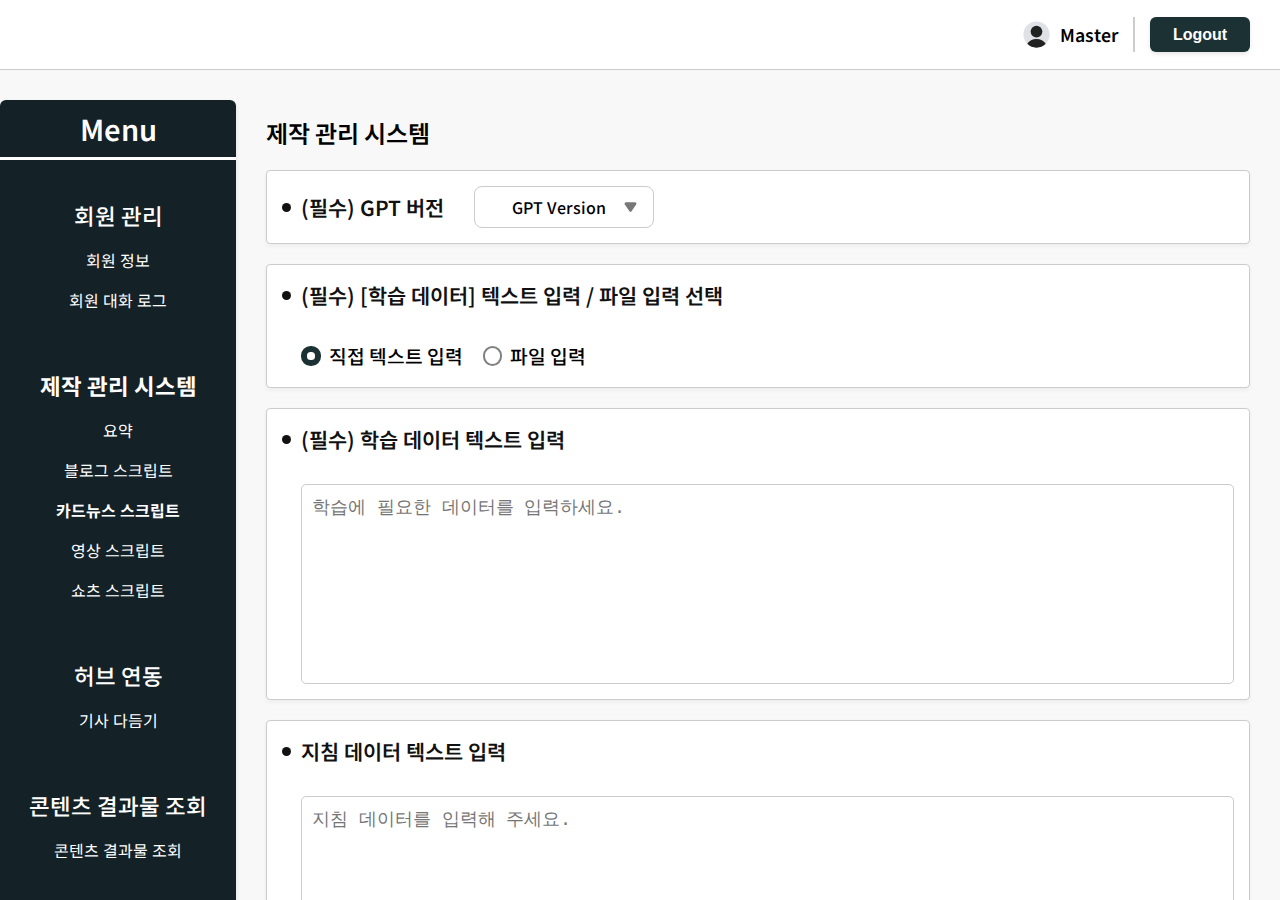
<file: templates/production_management_system/production_cardnews_script.html>
<!DOCTYPE html>
<html lang="en">
  <head>
    <meta charset="UTF-8" />
    <meta name="viewport" content="width=device-width, initial-scale=1.0" />
    <link rel="stylesheet" href="../../static/css/reset.css" />
    <link rel="stylesheet" href="../../static/css/common.css" />
    <link
      rel="stylesheet"
      href="../../static/css/production_management/production_management.css"
    />
    <title>Document</title>
  </head>
  <body>
    <div class="container">
      <!-- 상단 네비게이션 바 (GNB) -->
      <div class="navbar">
        <div class="profile-container">
          <div class="profile">
            <img
              src="../../static/images/icon/svg/User_circle_duotone.svg"
              alt="프로필"
              class="profile-image"
              draggable="false"
            />
            <span class="profile-name">Master</span>
          </div>
          <div class="divider"></div>
          <button
            type="button"
            class="navbar-logout-button"
            onclick="openModalLogoutConfirm()"
          >
            Logout
          </button>
        </div>
      </div>
      <!-- //상단 네비게이션 바 (GNB) -->

      <!-- 컨텐츠 -->
      <div class="content">
        <!-- 왼쪽 사이드 바 (SNB) -->
        <div class="sidebar">
          <div class="sidebar-header">
            <h2 class="sidebar-header-title">Menu</h2>
          </div>
          <div class="sidebar-content">
            <div class="sidebar-menu-container">
              <div class="sidebar-menu-title">
                <h3>회원 관리</h3>
              </div>
              <ul class="sidebar-menu-list menu-generate">
                <a
                  href="../user_management/user_profile_table.html"
                  class="sidebar-menu-item"
                  >회원 정보</a
                >
                <a
                  href="../user_management/user_chat_logs.html"
                  class="sidebar-menu-item"
                  >회원 대화 로그</a
                >
              </ul>
            </div>
            <div class="sidebar-menu-container">
              <div class="sidebar-menu-title active">
                <h3>제작 관리 시스템</h3>
              </div>
              <ul class="sidebar-menu-list menu-generate">
                <a
                  href="../production_management_system/production_summary.html"
                  class="sidebar-menu-item"
                  >요약</a
                >
                <a
                  href="../production_management_system/production_blog_script.html"
                  class="sidebar-menu-item"
                  >블로그 스크립트</a
                >
                <a
                  href="../production_management_system/production_cardnews_script.html"
                  class="sidebar-menu-item active"
                  >카드뉴스 스크립트</a
                >
                <a
                  href="../production_management_system/production_video_script.html"
                  class="sidebar-menu-item"
                  >영상 스크립트</a
                >
                <a
                  href="../production_management_system/production_shorts_script.html"
                  class="sidebar-menu-item"
                  >쇼츠 스크립트</a
                >
              </ul>
            </div>
            <div class="sidebar-menu-container">
              <div class="sidebar-menu-title">
                <h3>허브 연동</h3>
              </div>
              <ul class="sidebar-menu-list menu-generate">
                <a href="" class="sidebar-menu-item">기사 다듬기</a>
              </ul>
            </div>
            <div class="sidebar-menu-container">
              <div class="sidebar-menu-title">
                <h3>콘텐츠 결과물 조회</h3>
              </div>
              <ul class="sidebar-menu-list menu-generate">
                <a
                  href="../content_results_view/content_results_view.html"
                  class="sidebar-menu-item"
                  >콘텐츠 결과물 조회</a
                >
              </ul>
            </div>
            <div class="sidebar-menu-container">
              <div class="sidebar-menu-title">
                <h3>결제 정보 관리</h3>
              </div>
              <ul class="sidebar-menu-list menu-generate">
                <a
                  href="../payment_info_management/payment_info_management.html"
                  class="sidebar-menu-item"
                  >결제 정보 관리</a
                >
              </ul>
            </div>
          </div>
        </div>
        <!-- //왼쪽 사이드 바 (SNB) -->

        <!-- 메인 컨텐츠 -->
        <div class="main-content">
          <!-- 타이틀 -->
          <div class="main-content-header">
            <h2 class="main-content-header-title">제작 관리 시스템</h2>
          </div>
          <!-- //타이틀 -->

          <!-- GPT 버전 -->
          <div class="gpt-version-container">
            <div class="title-wrapper gpt-version">
              <div class="title-dot"></div>
              <h3>(필수) GPT 버전</h3>
            </div>
            <div class="dropdown">
              <div class="selected">
                GPT Version
                <img
                  src="../../static/images/icon/svg/Arrow_drop_down.svg"
                  alt="드롭다운 화살표"
                  class="triangle"
                />
              </div>
              <div class="dropdown-menu">
                <div>Gpt-3.5-turbo</div>
                <div>Gpt-4</div>
                <div>Gpt-4-32k</div>
                <div>Gpt-4o</div>
              </div>
            </div>
          </div>
          <!-- //GPT 버전 -->

          <!-- [학습 데이터] 텍스트 입력 / 파일 입력 선택 -->
          <div class="content-container">
            <div class="title-wrapper">
              <div class="title-dot"></div>
              <h3>(필수) [학습 데이터] 텍스트 입력 / 파일 입력 선택</h3>
            </div>

            <!-- 정렬 순서 필터 -->
            <fieldset class="input-mode-container">
              <label>
                <input
                  type="radio"
                  name="contact"
                  value="email"
                  id="textInputRadio"
                  checked
                />
                <span>직접 텍스트 입력</span>
              </label>
              <label>
                <input
                  type="radio"
                  name="contact"
                  value="phone"
                  id="fileInputRadio"
                />
                <span>파일 입력</span>
              </label>
            </fieldset>
            <!-- //정렬 순서 필터 -->
          </div>
          <!-- //[학습 데이터] 텍스트 입력 / 파일 입력 선택 -->

          <!-- 학습 데이터 텍스트 입력 -->
          <div class="content-container" id="textInputContainer">
            <div class="title-wrapper">
              <div class="title-dot"></div>
              <h3>(필수) 학습 데이터 텍스트 입력</h3>
            </div>
            <textarea
              class="learning-data-textarea"
              placeholder="학습에 필요한 데이터를 입력하세요."
            ></textarea>
          </div>
          <!-- //학습 데이터 텍스트 입력 -->

          <!-- 학습 데이터 파일 입력 -->
          <div
            class="content-container"
            id="fileInputContainer"
            style="display: none"
          >
            <div class="file-input-wrapper">
              <div class="title-wrapper">
                <div class="title-dot"></div>
                <h3>(필수) 학습 데이터 파일 입력 (데이터 1)</h3>
              </div>
              <div class="file-input-container">
                <span id="fileName1"
                  >학습 데이터 파일을 업로드해주세요.(pdf, pptx, docx, txt
                  등)</span
                >
                <button
                  class="file-input-button"
                  onclick="document.getElementById('fileInput1').click()"
                >
                  파일 선택
                </button>
                <input type="file" id="fileInput1" style="display: none" />
              </div>
            </div>

            <img
              src="../../static/images/icon/svg/Add_ring.svg"
              alt="추가"
              class="add-file-data-icon"
              id="addFileButton"
            />
          </div>
          <!-- //학습 데이터 파일 입력 -->

          <!-- 지침 데이터 텍스트 입력 -->
          <div class="content-container">
            <div class="title-wrapper">
              <div class="title-dot"></div>
              <h3>지침 데이터 텍스트 입력</h3>
            </div>
            <textarea
              class="guideline-textarea"
              placeholder="지침 데이터를 입력해 주세요."
            ></textarea>
          </div>
          <!-- //지침 데이터 텍스트 입력 -->

          <!-- 적용 버튼 -->
          <div class="save-button-container">
            <button>적용</button>
          </div>
          <!-- //적용 버튼 -->
        </div>
        <!-- //메인 컨텐츠 -->
      </div>
      <!-- //컨텐츠 -->
    </div>

    <!-- 로그아웃 모달 -->
    <div class="modal-logout-confirm-overlay">
      <div class="modal-logout-confirm-content">
        <div class="modal-logout-confirm-message-container">
          <span class="modal-logout-confirm-message"
            >정말 로그아웃 하시겠습니까?</span
          >
        </div>
        <div class="modal-logout-confirm-button-container">
          <button
            type="button"
            class="modal-logout-confirm-button"
            onclick="closeModalLogoutConfirm()"
          >
            예
          </button>
          <button
            type="button"
            class="modal-logout-confirm-cancel-button"
            onclick="closeModalLogoutConfirm()"
          >
            아니요
          </button>
        </div>
      </div>
    </div>
    <!-- //로그아웃 모달 -->

    <!-- 경고 모달 -->
    <div class="modal-confirm-overlay">
      <div class="modal-confirm">
        <div class="modal-message-container">
          <span class="modal-message">필수 항목을 기입해주세요.</span>
        </div>
        <button
          type="button"
          class="modal-confirm-close-button"
          onclick="closeModalConfirm()"
        >
          확인
        </button>
      </div>
    </div>
    <!-- //경고 모달 -->

    <!-- 스크립트 -->
    <script src="../../static/js/logout/logout.js"></script>
    <script src="../../static/js/dropdown/dropdown.js"></script>
    <script src="../../static/js/production_management_system/production_management_system.js"></script>
  </body>
</html>
</file>
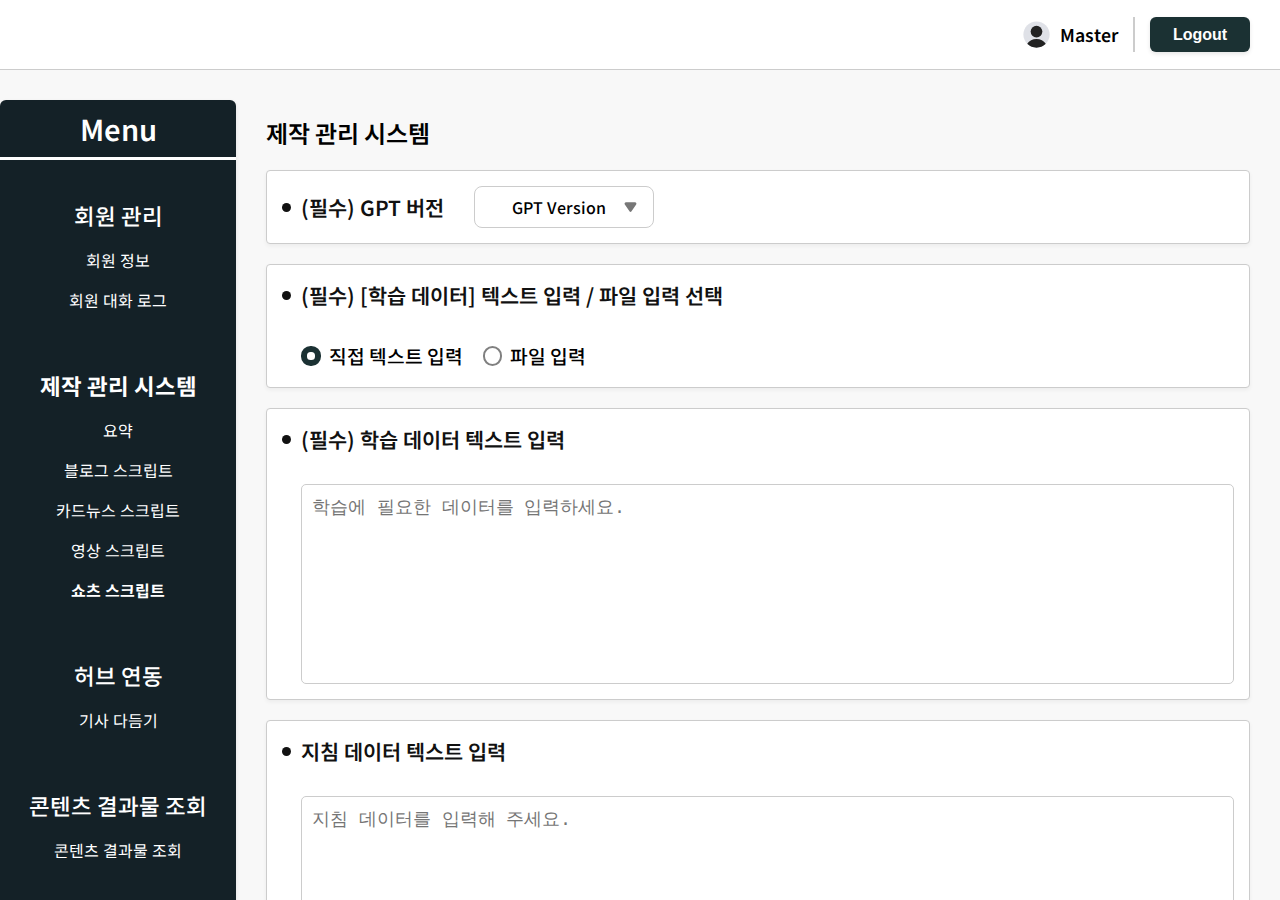
<file: templates/production_management_system/production_shorts_script.html>
<!DOCTYPE html>
<html lang="en">
  <head>
    <meta charset="UTF-8" />
    <meta name="viewport" content="width=device-width, initial-scale=1.0" />
    <link rel="stylesheet" href="../../static/css/reset.css" />
    <link rel="stylesheet" href="../../static/css/common.css" />
    <link
      rel="stylesheet"
      href="../../static/css/production_management/production_management.css"
    />
    <title>Document</title>
  </head>
  <body>
    <div class="container">
      <!-- 상단 네비게이션 바 (GNB) -->
      <div class="navbar">
        <div class="profile-container">
          <div class="profile">
            <img
              src="../../static/images/icon/svg/User_circle_duotone.svg"
              alt="프로필"
              class="profile-image"
              draggable="false"
            />
            <span class="profile-name">Master</span>
          </div>
          <div class="divider"></div>
          <button
            type="button"
            class="navbar-logout-button"
            onclick="openModalLogoutConfirm()"
          >
            Logout
          </button>
        </div>
      </div>
      <!-- //상단 네비게이션 바 (GNB) -->

      <!-- 컨텐츠 -->
      <div class="content">
        <!-- 왼쪽 사이드 바 (SNB) -->
        <div class="sidebar">
          <div class="sidebar-header">
            <h2 class="sidebar-header-title">Menu</h2>
          </div>
          <div class="sidebar-content">
            <div class="sidebar-menu-container">
              <div class="sidebar-menu-title">
                <h3>회원 관리</h3>
              </div>
              <ul class="sidebar-menu-list menu-generate">
                <a
                  href="../user_management/user_profile_table.html"
                  class="sidebar-menu-item"
                  >회원 정보</a
                >
                <a
                  href="../user_management/user_chat_logs.html"
                  class="sidebar-menu-item"
                  >회원 대화 로그</a
                >
              </ul>
            </div>
            <div class="sidebar-menu-container">
              <div class="sidebar-menu-title active">
                <h3>제작 관리 시스템</h3>
              </div>
              <ul class="sidebar-menu-list menu-generate">
                <a
                  href="../production_management_system/production_summary.html"
                  class="sidebar-menu-item"
                  >요약</a
                >
                <a
                  href="../production_management_system/production_blog_script.html"
                  class="sidebar-menu-item"
                  >블로그 스크립트</a
                >
                <a
                  href="../production_management_system/production_cardnews_script.html"
                  class="sidebar-menu-item"
                  >카드뉴스 스크립트</a
                >
                <a
                  href="../production_management_system/production_video_script.html"
                  class="sidebar-menu-item"
                  >영상 스크립트</a
                >
                <a
                  href="../production_management_system/production_shorts_script.html"
                  class="sidebar-menu-item active"
                  >쇼츠 스크립트</a
                >
              </ul>
            </div>
            <div class="sidebar-menu-container">
              <div class="sidebar-menu-title">
                <h3>허브 연동</h3>
              </div>
              <ul class="sidebar-menu-list menu-generate">
                <a href="" class="sidebar-menu-item">기사 다듬기</a>
              </ul>
            </div>
            <div class="sidebar-menu-container">
              <div class="sidebar-menu-title">
                <h3>콘텐츠 결과물 조회</h3>
              </div>
              <ul class="sidebar-menu-list menu-generate">
                <a
                  href="../content_results_view/content_results_view.html"
                  class="sidebar-menu-item"
                  >콘텐츠 결과물 조회</a
                >
              </ul>
            </div>
            <div class="sidebar-menu-container">
              <div class="sidebar-menu-title">
                <h3>결제 정보 관리</h3>
              </div>
              <ul class="sidebar-menu-list menu-generate">
                <a
                  href="../payment_info_management/payment_info_management.html"
                  class="sidebar-menu-item"
                  >결제 정보 관리</a
                >
              </ul>
            </div>
          </div>
        </div>
        <!-- //왼쪽 사이드 바 (SNB) -->

        <!-- 메인 컨텐츠 -->
        <div class="main-content">
          <!-- 타이틀 -->
          <div class="main-content-header">
            <h2 class="main-content-header-title">제작 관리 시스템</h2>
          </div>
          <!-- //타이틀 -->

          <!-- GPT 버전 -->
          <div class="gpt-version-container">
            <div class="title-wrapper gpt-version">
              <div class="title-dot"></div>
              <h3>(필수) GPT 버전</h3>
            </div>
            <div class="dropdown">
              <div class="selected">
                GPT Version
                <img
                  src="../../static/images/icon/svg/Arrow_drop_down.svg"
                  alt="드롭다운 화살표"
                  class="triangle"
                />
              </div>
              <div class="dropdown-menu">
                <div>Gpt-3.5-turbo</div>
                <div>Gpt-4</div>
                <div>Gpt-4-32k</div>
                <div>Gpt-4o</div>
              </div>
            </div>
          </div>
          <!-- //GPT 버전 -->

          <!-- [학습 데이터] 텍스트 입력 / 파일 입력 선택 -->
          <div class="content-container">
            <div class="title-wrapper">
              <div class="title-dot"></div>
              <h3>(필수) [학습 데이터] 텍스트 입력 / 파일 입력 선택</h3>
            </div>

            <!-- 정렬 순서 필터 -->
            <fieldset class="input-mode-container">
              <label>
                <input
                  type="radio"
                  name="contact"
                  value="email"
                  id="textInputRadio"
                  checked
                />
                <span>직접 텍스트 입력</span>
              </label>
              <label>
                <input
                  type="radio"
                  name="contact"
                  value="phone"
                  id="fileInputRadio"
                />
                <span>파일 입력</span>
              </label>
            </fieldset>
            <!-- //정렬 순서 필터 -->
          </div>
          <!-- //[학습 데이터] 텍스트 입력 / 파일 입력 선택 -->

          <!-- 학습 데이터 텍스트 입력 -->
          <div class="content-container" id="textInputContainer">
            <div class="title-wrapper">
              <div class="title-dot"></div>
              <h3>(필수) 학습 데이터 텍스트 입력</h3>
            </div>
            <textarea
              class="learning-data-textarea"
              placeholder="학습에 필요한 데이터를 입력하세요."
            ></textarea>
          </div>
          <!-- //학습 데이터 텍스트 입력 -->

          <!-- 학습 데이터 파일 입력 -->
          <div
            class="content-container"
            id="fileInputContainer"
            style="display: none"
          >
            <div class="file-input-wrapper">
              <div class="title-wrapper">
                <div class="title-dot"></div>
                <h3>(필수) 학습 데이터 파일 입력 (데이터 1)</h3>
              </div>
              <div class="file-input-container">
                <span id="fileName1"
                  >학습 데이터 파일을 업로드해주세요.(pdf, pptx, docx, txt
                  등)</span
                >
                <button
                  class="file-input-button"
                  onclick="document.getElementById('fileInput1').click()"
                >
                  파일 선택
                </button>
                <input type="file" id="fileInput1" style="display: none" />
              </div>
            </div>

            <img
              src="../../static/images/icon/svg/Add_ring.svg"
              alt="추가"
              class="add-file-data-icon"
              id="addFileButton"
            />
          </div>
          <!-- //학습 데이터 파일 입력 -->

          <!-- 지침 데이터 텍스트 입력 -->
          <div class="content-container">
            <div class="title-wrapper">
              <div class="title-dot"></div>
              <h3>지침 데이터 텍스트 입력</h3>
            </div>
            <textarea
              class="guideline-textarea"
              placeholder="지침 데이터를 입력해 주세요."
            ></textarea>
          </div>
          <!-- //지침 데이터 텍스트 입력 -->

          <!-- 적용 버튼 -->
          <div class="save-button-container">
            <button>적용</button>
          </div>
          <!-- //적용 버튼 -->
        </div>
        <!-- //메인 컨텐츠 -->
      </div>
      <!-- //컨텐츠 -->
    </div>

    <!-- 로그아웃 모달 -->
    <div class="modal-logout-confirm-overlay">
      <div class="modal-logout-confirm-content">
        <div class="modal-logout-confirm-message-container">
          <span class="modal-logout-confirm-message"
            >정말 로그아웃 하시겠습니까?</span
          >
        </div>
        <div class="modal-logout-confirm-button-container">
          <button
            type="button"
            class="modal-logout-confirm-button"
            onclick="closeModalLogoutConfirm()"
          >
            예
          </button>
          <button
            type="button"
            class="modal-logout-confirm-cancel-button"
            onclick="closeModalLogoutConfirm()"
          >
            아니요
          </button>
        </div>
      </div>
    </div>
    <!-- //로그아웃 모달 -->

    <!-- 경고 모달 -->
    <div class="modal-confirm-overlay">
      <div class="modal-confirm">
        <div class="modal-message-container">
          <span class="modal-message">필수 항목을 기입해주세요.</span>
        </div>
        <button
          type="button"
          class="modal-confirm-close-button"
          onclick="closeModalConfirm()"
        >
          확인
        </button>
      </div>
    </div>
    <!-- //경고 모달 -->

    <!-- 스크립트 -->
    <script src="../../static/js/logout/logout.js"></script>
    <script src="../../static/js/dropdown/dropdown.js"></script>
    <script src="../../static/js/production_management_system/production_management_system.js"></script>
  </body>
</html>
</file>
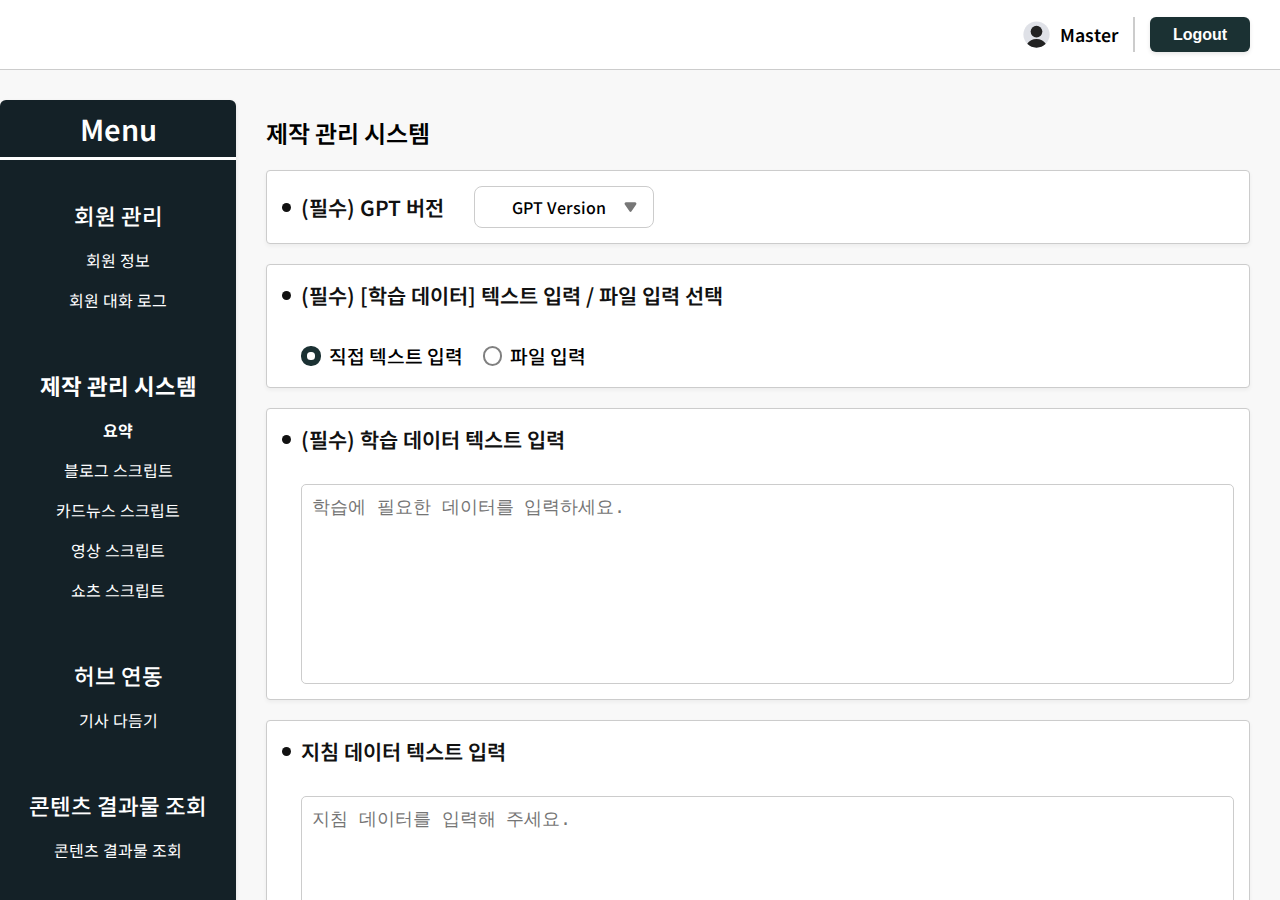
<file: templates/production_management_system/production_summary.html>
<!DOCTYPE html>
<html lang="en">
  <head>
    <meta charset="UTF-8" />
    <meta name="viewport" content="width=device-width, initial-scale=1.0" />
    <link rel="stylesheet" href="../../static/css/reset.css" />
    <link rel="stylesheet" href="../../static/css/common.css" />
    <link
      rel="stylesheet"
      href="../../static/css/production_management/production_management.css"
    />
    <title>Document</title>
  </head>
  <body>
    <div class="container">
      <!-- 상단 네비게이션 바 (GNB) -->
      <div class="navbar">
        <div class="profile-container">
          <div class="profile">
            <img
              src="../../static/images/icon/svg/User_circle_duotone.svg"
              alt="프로필"
              class="profile-image"
              draggable="false"
            />
            <span class="profile-name">Master</span>
          </div>
          <div class="divider"></div>
          <button
            type="button"
            class="navbar-logout-button"
            onclick="openModalLogoutConfirm()"
          >
            Logout
          </button>
        </div>
      </div>
      <!-- //상단 네비게이션 바 (GNB) -->

      <!-- 컨텐츠 -->
      <div class="content">
        <!-- 왼쪽 사이드 바 (SNB) -->
        <div class="sidebar">
          <div class="sidebar-header">
            <h2 class="sidebar-header-title">Menu</h2>
          </div>
          <div class="sidebar-content">
            <div class="sidebar-menu-container">
              <div class="sidebar-menu-title">
                <h3>회원 관리</h3>
              </div>
              <ul class="sidebar-menu-list menu-generate">
                <a
                  href="../user_management/user_profile_table.html"
                  class="sidebar-menu-item"
                  >회원 정보</a
                >
                <a
                  href="../user_management/user_chat_logs.html"
                  class="sidebar-menu-item"
                  >회원 대화 로그</a
                >
              </ul>
            </div>
            <div class="sidebar-menu-container">
              <div class="sidebar-menu-title active">
                <h3>제작 관리 시스템</h3>
              </div>
              <ul class="sidebar-menu-list menu-generate">
                <a
                  href="../production_management_system/production_summary.html"
                  class="sidebar-menu-item active"
                  >요약</a
                >
                <a
                  href="../production_management_system/production_blog_script.html"
                  class="sidebar-menu-item"
                  >블로그 스크립트</a
                >
                <a
                  href="../production_management_system/production_cardnews_script.html"
                  class="sidebar-menu-item"
                  >카드뉴스 스크립트</a
                >
                <a
                  href="../production_management_system/production_video_script.html"
                  class="sidebar-menu-item"
                  >영상 스크립트</a
                >
                <a
                  href="../production_management_system/production_shorts_script.html"
                  class="sidebar-menu-item"
                  >쇼츠 스크립트</a
                >
              </ul>
            </div>
            <div class="sidebar-menu-container">
              <div class="sidebar-menu-title">
                <h3>허브 연동</h3>
              </div>
              <ul class="sidebar-menu-list menu-generate">
                <a href="" class="sidebar-menu-item">기사 다듬기</a>
              </ul>
            </div>
            <div class="sidebar-menu-container">
              <div class="sidebar-menu-title">
                <h3>콘텐츠 결과물 조회</h3>
              </div>
              <ul class="sidebar-menu-list menu-generate">
                <a
                  href="../content_results_view/content_results_view.html"
                  class="sidebar-menu-item"
                  >콘텐츠 결과물 조회</a
                >
              </ul>
            </div>
            <div class="sidebar-menu-container">
              <div class="sidebar-menu-title">
                <h3>결제 정보 관리</h3>
              </div>
              <ul class="sidebar-menu-list menu-generate">
                <a
                  href="../payment_info_management/payment_info_management.html"
                  class="sidebar-menu-item"
                  >결제 정보 관리</a
                >
              </ul>
            </div>
          </div>
        </div>
        <!-- //왼쪽 사이드 바 (SNB) -->

        <!-- 메인 컨텐츠 -->
        <div class="main-content">
          <!-- 타이틀 -->
          <div class="main-content-header">
            <h2 class="main-content-header-title">제작 관리 시스템</h2>
          </div>
          <!-- //타이틀 -->

          <!-- GPT 버전 -->
          <div class="gpt-version-container">
            <div class="title-wrapper gpt-version">
              <div class="title-dot"></div>
              <h3>(필수) GPT 버전</h3>
            </div>
            <div class="dropdown">
              <div class="selected">
                GPT Version
                <img
                  src="../../static/images/icon/svg/Arrow_drop_down.svg"
                  alt="드롭다운 화살표"
                  class="triangle"
                />
              </div>
              <div class="dropdown-menu">
                <div>Gpt-3.5-turbo</div>
                <div>Gpt-4</div>
                <div>Gpt-4-32k</div>
                <div>Gpt-4o</div>
              </div>
            </div>
          </div>
          <!-- //GPT 버전 -->

          <!-- [학습 데이터] 텍스트 입력 / 파일 입력 선택 -->
          <div class="content-container">
            <div class="title-wrapper">
              <div class="title-dot"></div>
              <h3>(필수) [학습 데이터] 텍스트 입력 / 파일 입력 선택</h3>
            </div>

            <!-- 정렬 순서 필터 -->
            <fieldset class="input-mode-container">
              <label>
                <input
                  type="radio"
                  name="contact"
                  value="email"
                  id="textInputRadio"
                  checked
                />
                <span>직접 텍스트 입력</span>
              </label>
              <label>
                <input
                  type="radio"
                  name="contact"
                  value="phone"
                  id="fileInputRadio"
                />
                <span>파일 입력</span>
              </label>
            </fieldset>
            <!-- //정렬 순서 필터 -->
          </div>
          <!-- //[학습 데이터] 텍스트 입력 / 파일 입력 선택 -->

          <!-- 학습 데이터 텍스트 입력 -->
          <div class="content-container" id="textInputContainer">
            <div class="title-wrapper">
              <div class="title-dot"></div>
              <h3>(필수) 학습 데이터 텍스트 입력</h3>
            </div>
            <textarea
              class="learning-data-textarea"
              placeholder="학습에 필요한 데이터를 입력하세요."
            ></textarea>
          </div>
          <!-- //학습 데이터 텍스트 입력 -->

          <!-- 학습 데이터 파일 입력 -->
          <div
            class="content-container"
            id="fileInputContainer"
            style="display: none"
          >
            <div class="file-input-wrapper">
              <div class="title-wrapper">
                <div class="title-dot"></div>
                <h3>(필수) 학습 데이터 파일 입력 (데이터 1)</h3>
              </div>
              <div class="file-input-container">
                <span id="fileName1"
                  >학습 데이터 파일을 업로드해주세요.(pdf, pptx, docx, txt
                  등)</span
                >
                <button
                  class="file-input-button"
                  onclick="document.getElementById('fileInput1').click()"
                >
                  파일 선택
                </button>
                <input type="file" id="fileInput1" style="display: none" />
              </div>
            </div>

            <img
              src="../../static/images/icon/svg/Add_ring.svg"
              alt="추가"
              class="add-file-data-icon"
              id="addFileButton"
            />
          </div>
          <!-- //학습 데이터 파일 입력 -->

          <!-- 지침 데이터 텍스트 입력 -->
          <div class="content-container">
            <div class="title-wrapper">
              <div class="title-dot"></div>
              <h3>지침 데이터 텍스트 입력</h3>
            </div>
            <textarea
              class="guideline-textarea"
              placeholder="지침 데이터를 입력해 주세요."
            ></textarea>
          </div>
          <!-- //지침 데이터 텍스트 입력 -->

          <!-- 적용 버튼 -->
          <div class="save-button-container">
            <button>적용</button>
          </div>
          <!-- //적용 버튼 -->
        </div>
        <!-- //메인 컨텐츠 -->
      </div>
      <!-- //컨텐츠 -->
    </div>

    <!-- 로그아웃 모달 -->
    <div class="modal-logout-confirm-overlay">
      <div class="modal-logout-confirm-content">
        <div class="modal-logout-confirm-message-container">
          <span class="modal-logout-confirm-message"
            >정말 로그아웃 하시겠습니까?</span
          >
        </div>
        <div class="modal-logout-confirm-button-container">
          <button
            type="button"
            class="modal-logout-confirm-button"
            onclick="closeModalLogoutConfirm()"
          >
            예
          </button>
          <button
            type="button"
            class="modal-logout-confirm-cancel-button"
            onclick="closeModalLogoutConfirm()"
          >
            아니요
          </button>
        </div>
      </div>
    </div>
    <!-- //로그아웃 모달 -->

    <!-- 경고 모달 -->
    <div class="modal-confirm-overlay">
      <div class="modal-confirm">
        <div class="modal-message-container">
          <span class="modal-message">필수 항목을 기입해주세요.</span>
        </div>
        <button
          type="button"
          class="modal-confirm-close-button"
          onclick="closeModalConfirm()"
        >
          확인
        </button>
      </div>
    </div>
    <!-- //경고 모달 -->

    <!-- 스크립트 -->
    <script src="../../static/js/logout/logout.js"></script>
    <script src="../../static/js/dropdown/dropdown.js"></script>
    <script src="../../static/js/production_management_system/production_management_system.js"></script>
  </body>
</html>
</file>
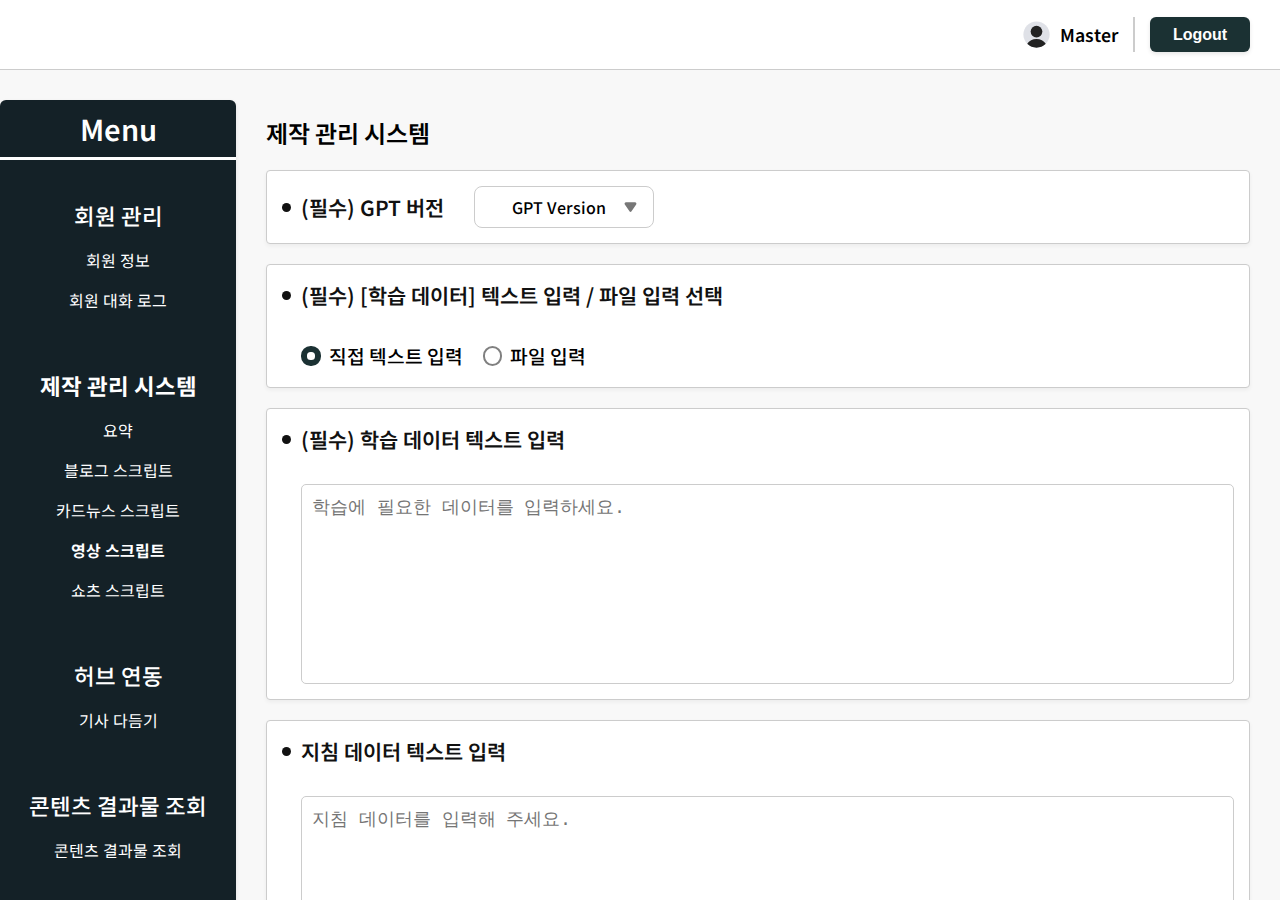
<file: templates/production_management_system/production_video_script.html>
<!DOCTYPE html>
<html lang="en">
  <head>
    <meta charset="UTF-8" />
    <meta name="viewport" content="width=device-width, initial-scale=1.0" />
    <link rel="stylesheet" href="../../static/css/reset.css" />
    <link rel="stylesheet" href="../../static/css/common.css" />
    <link
      rel="stylesheet"
      href="../../static/css/production_management/production_management.css"
    />
    <title>Document</title>
  </head>
  <body>
    <div class="container">
      <!-- 상단 네비게이션 바 (GNB) -->
      <div class="navbar">
        <div class="profile-container">
          <div class="profile">
            <img
              src="../../static/images/icon/svg/User_circle_duotone.svg"
              alt="프로필"
              class="profile-image"
              draggable="false"
            />
            <span class="profile-name">Master</span>
          </div>
          <div class="divider"></div>
          <button
            type="button"
            class="navbar-logout-button"
            onclick="openModalLogoutConfirm()"
          >
            Logout
          </button>
        </div>
      </div>
      <!-- //상단 네비게이션 바 (GNB) -->

      <!-- 컨텐츠 -->
      <div class="content">
        <!-- 왼쪽 사이드 바 (SNB) -->
        <div class="sidebar">
          <div class="sidebar-header">
            <h2 class="sidebar-header-title">Menu</h2>
          </div>
          <div class="sidebar-content">
            <div class="sidebar-menu-container">
              <div class="sidebar-menu-title">
                <h3>회원 관리</h3>
              </div>
              <ul class="sidebar-menu-list menu-generate">
                <a
                  href="../user_management/user_profile_table.html"
                  class="sidebar-menu-item"
                  >회원 정보</a
                >
                <a
                  href="../user_management/user_chat_logs.html"
                  class="sidebar-menu-item"
                  >회원 대화 로그</a
                >
              </ul>
            </div>
            <div class="sidebar-menu-container">
              <div class="sidebar-menu-title active">
                <h3>제작 관리 시스템</h3>
              </div>
              <ul class="sidebar-menu-list menu-generate">
                <a
                  href="../production_management_system/production_summary.html"
                  class="sidebar-menu-item"
                  >요약</a
                >
                <a
                  href="../production_management_system/production_blog_script.html"
                  class="sidebar-menu-item"
                  >블로그 스크립트</a
                >
                <a
                  href="../production_management_system/production_cardnews_script.html"
                  class="sidebar-menu-item"
                  >카드뉴스 스크립트</a
                >
                <a
                  href="../production_management_system/production_video_script.html"
                  class="sidebar-menu-item active"
                  >영상 스크립트</a
                >
                <a
                  href="../production_management_system/production_shorts_script.html"
                  class="sidebar-menu-item"
                  >쇼츠 스크립트</a
                >
              </ul>
            </div>
            <div class="sidebar-menu-container">
              <div class="sidebar-menu-title">
                <h3>허브 연동</h3>
              </div>
              <ul class="sidebar-menu-list menu-generate">
                <a href="" class="sidebar-menu-item">기사 다듬기</a>
              </ul>
            </div>
            <div class="sidebar-menu-container">
              <div class="sidebar-menu-title">
                <h3>콘텐츠 결과물 조회</h3>
              </div>
              <ul class="sidebar-menu-list menu-generate">
                <a
                  href="../content_results_view/content_results_view.html"
                  class="sidebar-menu-item"
                  >콘텐츠 결과물 조회</a
                >
              </ul>
            </div>
            <div class="sidebar-menu-container">
              <div class="sidebar-menu-title">
                <h3>결제 정보 관리</h3>
              </div>
              <ul class="sidebar-menu-list menu-generate">
                <a
                  href="../payment_info_management/payment_info_management.html"
                  class="sidebar-menu-item"
                  >결제 정보 관리</a
                >
              </ul>
            </div>
          </div>
        </div>
        <!-- //왼쪽 사이드 바 (SNB) -->

        <!-- 메인 컨텐츠 -->
        <div class="main-content">
          <!-- 타이틀 -->
          <div class="main-content-header">
            <h2 class="main-content-header-title">제작 관리 시스템</h2>
          </div>
          <!-- //타이틀 -->

          <!-- GPT 버전 -->
          <div class="gpt-version-container">
            <div class="title-wrapper gpt-version">
              <div class="title-dot"></div>
              <h3>(필수) GPT 버전</h3>
            </div>
            <div class="dropdown">
              <div class="selected">
                GPT Version
                <img
                  src="../../static/images/icon/svg/Arrow_drop_down.svg"
                  alt="드롭다운 화살표"
                  class="triangle"
                />
              </div>
              <div class="dropdown-menu">
                <div>Gpt-3.5-turbo</div>
                <div>Gpt-4</div>
                <div>Gpt-4-32k</div>
                <div>Gpt-4o</div>
              </div>
            </div>
          </div>
          <!-- //GPT 버전 -->

          <!-- [학습 데이터] 텍스트 입력 / 파일 입력 선택 -->
          <div class="content-container">
            <div class="title-wrapper">
              <div class="title-dot"></div>
              <h3>(필수) [학습 데이터] 텍스트 입력 / 파일 입력 선택</h3>
            </div>

            <!-- 정렬 순서 필터 -->
            <fieldset class="input-mode-container">
              <label>
                <input
                  type="radio"
                  name="contact"
                  value="email"
                  id="textInputRadio"
                  checked
                />
                <span>직접 텍스트 입력</span>
              </label>
              <label>
                <input
                  type="radio"
                  name="contact"
                  value="phone"
                  id="fileInputRadio"
                />
                <span>파일 입력</span>
              </label>
            </fieldset>
            <!-- //정렬 순서 필터 -->
          </div>
          <!-- //[학습 데이터] 텍스트 입력 / 파일 입력 선택 -->

          <!-- 학습 데이터 텍스트 입력 -->
          <div class="content-container" id="textInputContainer">
            <div class="title-wrapper">
              <div class="title-dot"></div>
              <h3>(필수) 학습 데이터 텍스트 입력</h3>
            </div>
            <textarea
              class="learning-data-textarea"
              placeholder="학습에 필요한 데이터를 입력하세요."
            ></textarea>
          </div>
          <!-- //학습 데이터 텍스트 입력 -->

          <!-- 학습 데이터 파일 입력 -->
          <div
            class="content-container"
            id="fileInputContainer"
            style="display: none"
          >
            <div class="file-input-wrapper">
              <div class="title-wrapper">
                <div class="title-dot"></div>
                <h3>(필수) 학습 데이터 파일 입력 (데이터 1)</h3>
              </div>
              <div class="file-input-container">
                <span id="fileName1"
                  >학습 데이터 파일을 업로드해주세요.(pdf, pptx, docx, txt
                  등)</span
                >
                <button
                  class="file-input-button"
                  onclick="document.getElementById('fileInput1').click()"
                >
                  파일 선택
                </button>
                <input type="file" id="fileInput1" style="display: none" />
              </div>
            </div>

            <img
              src="../../static/images/icon/svg/Add_ring.svg"
              alt="추가"
              class="add-file-data-icon"
              id="addFileButton"
            />
          </div>
          <!-- //학습 데이터 파일 입력 -->

          <!-- 지침 데이터 텍스트 입력 -->
          <div class="content-container">
            <div class="title-wrapper">
              <div class="title-dot"></div>
              <h3>지침 데이터 텍스트 입력</h3>
            </div>
            <textarea
              class="guideline-textarea"
              placeholder="지침 데이터를 입력해 주세요."
            ></textarea>
          </div>
          <!-- //지침 데이터 텍스트 입력 -->

          <!-- 적용 버튼 -->
          <div class="save-button-container">
            <button>적용</button>
          </div>
          <!-- //적용 버튼 -->
        </div>
        <!-- //메인 컨텐츠 -->
      </div>
      <!-- //컨텐츠 -->
    </div>

    <!-- 로그아웃 모달 -->
    <div class="modal-logout-confirm-overlay">
      <div class="modal-logout-confirm-content">
        <div class="modal-logout-confirm-message-container">
          <span class="modal-logout-confirm-message"
            >정말 로그아웃 하시겠습니까?</span
          >
        </div>
        <div class="modal-logout-confirm-button-container">
          <button
            type="button"
            class="modal-logout-confirm-button"
            onclick="closeModalLogoutConfirm()"
          >
            예
          </button>
          <button
            type="button"
            class="modal-logout-confirm-cancel-button"
            onclick="closeModalLogoutConfirm()"
          >
            아니요
          </button>
        </div>
      </div>
    </div>
    <!-- //로그아웃 모달 -->

    <!-- 경고 모달 -->
    <div class="modal-confirm-overlay">
      <div class="modal-confirm">
        <div class="modal-message-container">
          <span class="modal-message">필수 항목을 기입해주세요.</span>
        </div>
        <button
          type="button"
          class="modal-confirm-close-button"
          onclick="closeModalConfirm()"
        >
          확인
        </button>
      </div>
    </div>
    <!-- //경고 모달 -->

    <!-- 스크립트 -->
    <script src="../../static/js/logout/logout.js"></script>
    <script src="../../static/js/dropdown/dropdown.js"></script>
    <script src="../../static/js/production_management_system/production_management_system.js"></script>
  </body>
</html>
</file>
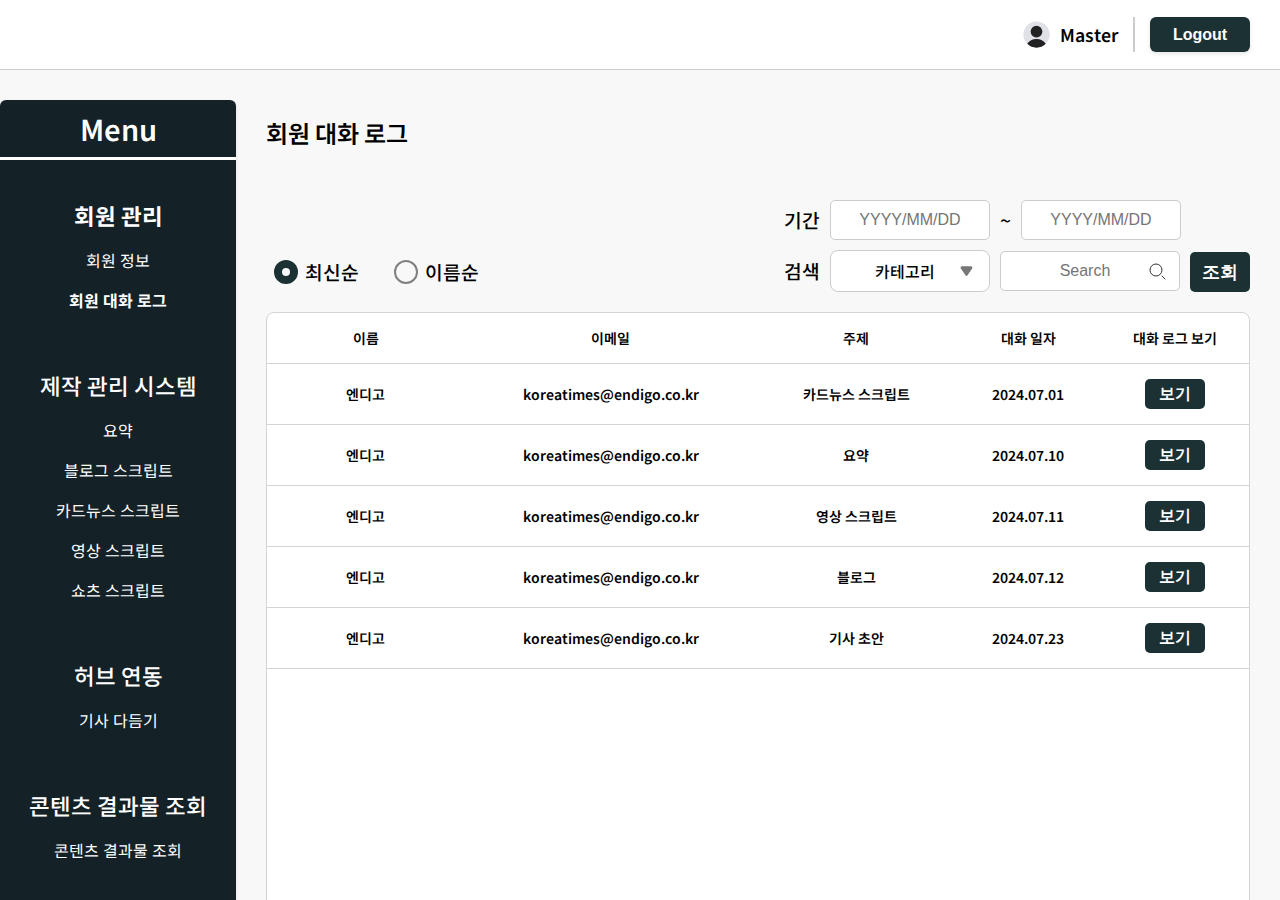
<file: templates/user_management/user_chat_logs.html>
<!DOCTYPE html>
<html lang="en">
  <head>
    <meta charset="UTF-8" />
    <meta name="viewport" content="width=device-width, initial-scale=1.0" />
    <link rel="stylesheet" href="../../static/css/reset.css" />
    <link rel="stylesheet" href="../../static/css/common.css" />
    <link
      rel="stylesheet"
      href="../../static/css/user_management/user_chat_logs.css"
    />
    <title>Document</title>
  </head>
  <body>
    <div class="container">
      <!-- 상단 네비게이션 바 (GNB) -->
      <div class="navbar">
        <div class="profile-container">
          <div class="profile">
            <img
              src="../../static/images/icon/svg/User_circle_duotone.svg"
              alt="프로필"
              class="profile-image"
              draggable="false"
            />
            <span class="profile-name">Master</span>
          </div>
          <div class="divider"></div>
          <button
            type="button"
            class="navbar-logout-button"
            onclick="openModalLogoutConfirm()"
          >
            Logout
          </button>
        </div>
      </div>
      <!-- //상단 네비게이션 바 (GNB) -->

      <!-- 컨텐츠 -->
      <div class="content">
        <!-- 왼쪽 사이드 바 (SNB) -->
        <div class="sidebar">
          <div class="sidebar-header">
            <h2 class="sidebar-header-title">Menu</h2>
          </div>
          <div class="sidebar-content">
            <div class="sidebar-menu-container">
              <div class="sidebar-menu-title active">
                <h3>회원 관리</h3>
              </div>
              <ul class="sidebar-menu-list menu-generate">
                <a
                  href="../user_management/user_profile_table.html"
                  class="sidebar-menu-item"
                  >회원 정보</a
                >
                <a
                  href="../user_management/user_chat_logs.html"
                  class="sidebar-menu-item active"
                  >회원 대화 로그</a
                >
              </ul>
            </div>
            <div class="sidebar-menu-container">
              <div class="sidebar-menu-title">
                <h3>제작 관리 시스템</h3>
              </div>
              <ul class="sidebar-menu-list menu-generate">
                <a
                  href="../production_management_system/production_summary.html"
                  class="sidebar-menu-item"
                  >요약</a
                >
                <a
                  href="../production_management_system/production_blog_script.html"
                  class="sidebar-menu-item"
                  >블로그 스크립트</a
                >
                <a
                  href="../production_management_system/production_cardnews_script.html"
                  class="sidebar-menu-item"
                  >카드뉴스 스크립트</a
                >
                <a
                  href="../production_management_system/production_video_script.html"
                  class="sidebar-menu-item"
                  >영상 스크립트</a
                >
                <a
                  href="../production_management_system/production_shorts_script.html"
                  class="sidebar-menu-item"
                  >쇼츠 스크립트</a
                >
              </ul>
            </div>
            <div class="sidebar-menu-container">
              <div class="sidebar-menu-title">
                <h3>허브 연동</h3>
              </div>
              <ul class="sidebar-menu-list menu-generate">
                <a href="" class="sidebar-menu-item">기사 다듬기</a>
              </ul>
            </div>
            <div class="sidebar-menu-container">
              <div class="sidebar-menu-title">
                <h3>콘텐츠 결과물 조회</h3>
              </div>
              <ul class="sidebar-menu-list menu-generate">
                <a
                  href="../content_results_view/content_results_view.html"
                  class="sidebar-menu-item"
                  >콘텐츠 결과물 조회</a
                >
              </ul>
            </div>
            <div class="sidebar-menu-container">
              <div class="sidebar-menu-title">
                <h3>결제 정보 관리</h3>
              </div>
              <ul class="sidebar-menu-list menu-generate">
                <a
                  href="../payment_info_management/payment_info_management.html"
                  class="sidebar-menu-item"
                  >결제 정보 관리</a
                >
              </ul>
            </div>
          </div>
        </div>
        <!-- //왼쪽 사이드 바 (SNB) -->

        <!-- 메인 컨텐츠 -->
        <div class="main-content">
          <!-- 타이틀 -->
          <div class="main-content-header">
            <h2 class="main-content-header-title">회원 대화 로그</h2>
          </div>
          <!-- //타이틀 -->

          <!-- 필터 -->
          <div class="filter-container">
            <!-- 정렬 순서 필터 -->
            <fieldset class="filter-mode-container">
              <label>
                <input type="radio" name="contact" value="email" checked />
                <span>최신순</span>
              </label>
              <label>
                <input type="radio" name="contact" value="phone" />
                <span>이름순</span>
              </label>
            </fieldset>
            <!-- //정렬 순서 필터 -->

            <!-- 검색 필터 -->
            <div class="filter-wrapper">
              <div class="filter-dropdown-container">
                <div class="dropdown-date-container">
                  <span class="dropdown-title">기간</span>
                  <div class="date-input-container">
                    <input
                      type="text"
                      class="date-input"
                      placeholder="YYYY/MM/DD"
                    />
                    <span class="date-range-separator">~</span>
                    <input
                      type="text"
                      class="date-input"
                      placeholder="YYYY/MM/DD"
                    />
                  </div>
                </div>
                <div class="dropdown-search-container">
                  <span class="dropdown-title">검색</span>
                  <div class="dropdown-wrapper">
                    <div class="dropdown">
                      <div class="selected">
                        카테고리
                        <img
                          src="../../static/images/icon/svg/Arrow_drop_down.svg"
                          alt="드롭다운 화살표"
                          class="triangle"
                        />
                      </div>
                      <div class="dropdown-menu">
                        <div>이름</div>
                        <div>이메일</div>
                        <div>주제</div>
                      </div>
                    </div>
                    <div class="search-input-container">
                      <input type="text" placeholder="Search" />
                      <img
                        src="../../static/images/icon/svg/Search_light.svg"
                        alt="검색"
                      />
                    </div>
                  </div>
                </div>
              </div>
              <button class="search-button">조회</button>
            </div>
            <!-- //검색 필터 -->
          </div>
          <!-- //필터 -->

          <!-- 회원 정보 테이블 -->
          <table class="table">
            <thead class="table-header">
              <tr class="table-container">
                <th class="table-item table-item--name">이름</th>
                <th class="table-item table-item--email">이메일</th>
                <th class="table-item table-item--topic">주제</th>
                <th class="table-item table-item--chat-date">대화 일자</th>
                <th class="table-item table-item--chat-log-button">
                  대화 로그 보기
                </th>
              </tr>
            </thead>
            <tbody class="table-data">
              <tr class="table-container">
                <td class="table-item table-item--name">엔디고</td>
                <td class="table-item table-item--email">
                  koreatimes@endigo.co.kr
                </td>
                <td class="table-item table-item--topic">카드뉴스 스크립트</td>
                <td class="table-item table-item--chat-date">2024.07.01</td>
                <td class="table-item table-item--chat-log-button">
                  <button type="button" onclick="openChatLogModal()">
                    보기
                  </button>
                </td>
              </tr>
              <tr class="table-container">
                <td class="table-item table-item--name">엔디고</td>
                <td class="table-item table-item--email">
                  koreatimes@endigo.co.kr
                </td>
                <td class="table-item table-item--topic">요약</td>
                <td class="table-item table-item--chat-date">2024.07.10</td>
                <td class="table-item table-item--chat-log-button">
                  <button type="button" onclick="openChatLogModal()">
                    보기
                  </button>
                </td>
              </tr>
              <tr class="table-container">
                <td class="table-item table-item--name">엔디고</td>
                <td class="table-item table-item--email">
                  koreatimes@endigo.co.kr
                </td>
                <td class="table-item table-item--topic">영상 스크립트</td>
                <td class="table-item table-item--chat-date">2024.07.11</td>
                <td class="table-item table-item--chat-log-button">
                  <button type="button" onclick="openChatLogModal()">
                    보기
                  </button>
                </td>
              </tr>
              <tr class="table-container">
                <td class="table-item table-item--name">엔디고</td>
                <td class="table-item table-item--email">
                  koreatimes@endigo.co.kr
                </td>
                <td class="table-item table-item--topic">블로그</td>
                <td class="table-item table-item--chat-date">2024.07.12</td>
                <td class="table-item table-item--chat-log-button">
                  <button type="button" onclick="openChatLogModal()">
                    보기
                  </button>
                </td>
              </tr>
              <tr class="table-container">
                <td class="table-item table-item--name">엔디고</td>
                <td class="table-item table-item--email">
                  koreatimes@endigo.co.kr
                </td>
                <td class="table-item table-item--topic">기사 초안</td>
                <td class="table-item table-item--chat-date">2024.07.23</td>
                <td class="table-item table-item--chat-log-button">
                  <button type="button" onclick="openChatLogModal()">
                    보기
                  </button>
                </td>
              </tr>
            </tbody>
          </table>
          <!-- //회원 정보 테이블 -->

          <!-- 페이지네이션 -->
          <div class="pagination">
            <button class="pagination__button-prev">
              <img src="../../static/images/icon/svg/Expand_left_double.svg" />
            </button>
            <button class="pagination__button pagination__button--active">
              1
            </button>
            <button class="pagination__button">2</button>
            <button class="pagination__button">3</button>
            <button class="pagination__button">4</button>
            <button class="pagination__button">5</button>
            <button class="pagination__button-next">
              <img src="../../static/images/icon/svg/Expand_right_double.svg" />
            </button>
          </div>
          <!-- //페이지네이션 -->
        </div>
        <!-- //메인 컨텐츠 -->
      </div>
      <!-- //컨텐츠 -->
    </div>

    <!-- 대화 로그 모달 -->
    <div class="modal-chat-log-overlay">
      <div class="modal-chat-log-content">
        <div class="close-button-container">
          <img
            src="../../static/images/icon/svg/Close_round.svg"
            alt="닫기"
            class="modal-chat-log-close-button"
            onclick="closeChatLogModal()"
          />
        </div>
        <div class="logo-container">logo</div>
        <h1 class="modal-chat-log-title">Chat history</h1>
        <div class="chat-log-container">
          <div class="chat-log-item">
            <span class="chat-log-title">User :</span>
            <div class="chat-wrapper">
              <span class="chat">Please explain this photo in detail.</span>
              <img
                src="../../static/images/png/Chat_Log_Sample.png"
                alt="샘플 이미지"
              />
            </div>
          </div>
          <div class="chat-log-item">
            <span class="chat-log-title">Chat bot :</span>
            <div class="chat-wrapper">
              <span class="chat"
                >This old car was invented by Carl Benz, the founder of Benz, in
                1885 and received a patent the following year.</span
              >
            </div>
          </div>
        </div>
      </div>
    </div>
    <!-- //대화 로그 모달 -->

    <!-- 로그아웃 모달 -->
    <div class="modal-logout-confirm-overlay">
      <div class="modal-logout-confirm-content">
        <div class="modal-logout-confirm-message-container">
          <span class="modal-logout-confirm-message"
            >정말 로그아웃 하시겠습니까?</span
          >
        </div>
        <div class="modal-logout-confirm-button-container">
          <button
            type="button"
            class="modal-logout-confirm-button"
            onclick="closeModalLogoutConfirm()"
          >
            예
          </button>
          <button
            type="button"
            class="modal-logout-confirm-cancel-button"
            onclick="closeModalLogoutConfirm()"
          >
            아니요
          </button>
        </div>
      </div>
    </div>
    <!-- //로그아웃 모달 -->

    <!-- 스크립트 -->
    <script src="../../static/js/logout/logout.js"></script>
    <script src="../../static/js/dropdown/dropdown.js"></script>
    <script src="../../static/js/user_management/user_chat_logs.js"></script>
    <script src="../../static/js/date/date.js"></script>
  </body>
</html>
</file>
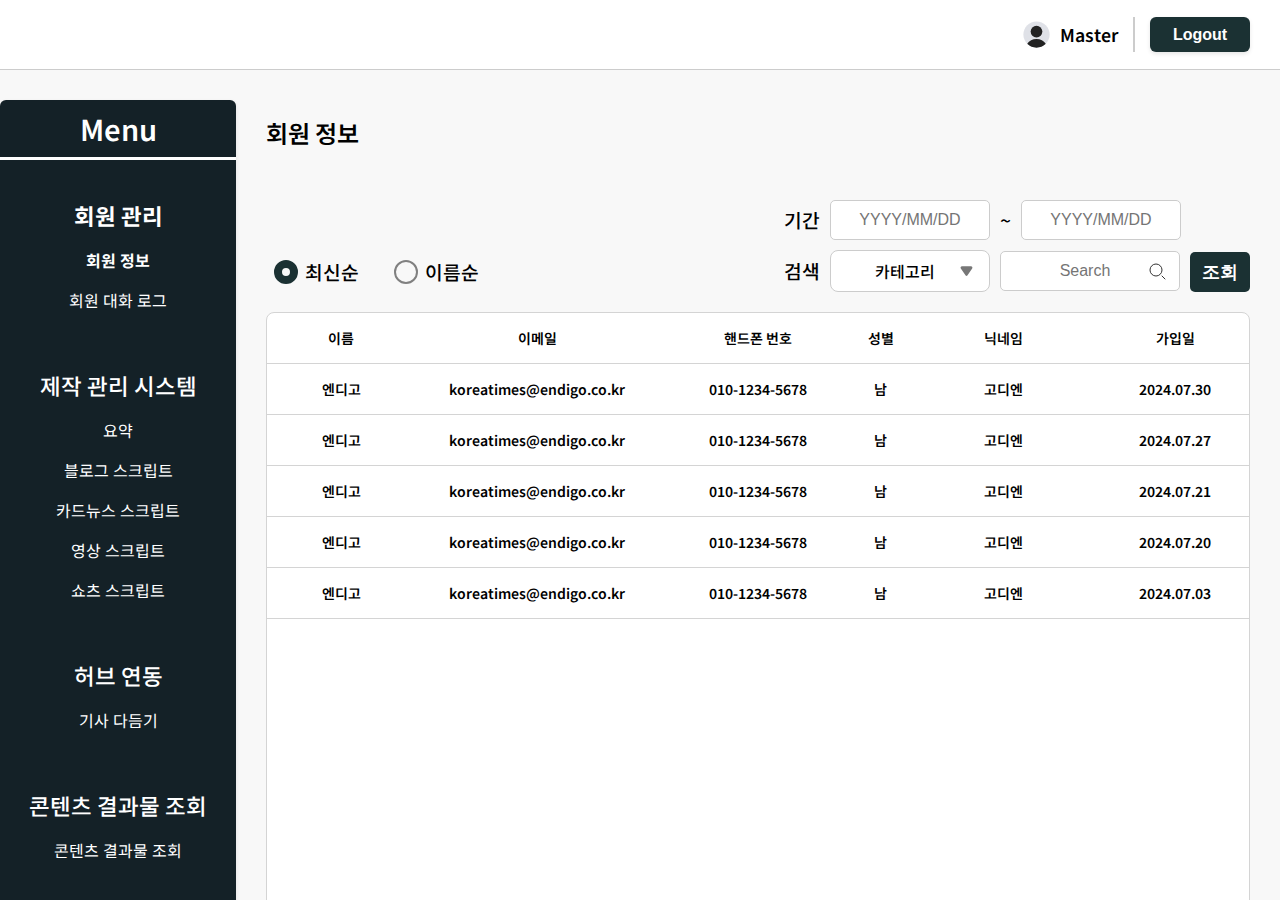
<file: templates/user_management/user_profile_table.html>
<!DOCTYPE html>
<html lang="en">
  <head>
    <meta charset="UTF-8" />
    <meta name="viewport" content="width=device-width, initial-scale=1.0" />
    <link rel="stylesheet" href="../../static/css/reset.css" />
    <link rel="stylesheet" href="../../static/css/common.css" />
    <link
      rel="stylesheet"
      href="../../static/css/user_management/user_profile_table.css"
    />
    <title>Document</title>
  </head>
  <body>
    <div class="container">
      <!-- 상단 네비게이션 바 (GNB) -->
      <div class="navbar">
        <div class="profile-container">
          <div class="profile">
            <img
              src="../../static/images/icon/svg/User_circle_duotone.svg"
              alt="프로필"
              class="profile-image"
              draggable="false"
            />
            <span class="profile-name">Master</span>
          </div>
          <div class="divider"></div>
          <button
            type="button"
            class="navbar-logout-button"
            onclick="openModalLogoutConfirm()"
          >
            Logout
          </button>
        </div>
      </div>
      <!-- //상단 네비게이션 바 (GNB) -->

      <!-- 컨텐츠 -->
      <div class="content">
        <!-- 왼쪽 사이드 바 (SNB) -->
        <div class="sidebar">
          <div class="sidebar-header">
            <h2 class="sidebar-header-title">Menu</h2>
          </div>
          <div class="sidebar-content">
            <div class="sidebar-menu-container">
              <div class="sidebar-menu-title active">
                <h3>회원 관리</h3>
              </div>
              <ul class="sidebar-menu-list menu-generate">
                <a
                  href="../user_management/user_profile_table.html"
                  class="sidebar-menu-item active"
                  >회원 정보</a
                >
                <a
                  href="../user_management/user_chat_logs.html"
                  class="sidebar-menu-item"
                  >회원 대화 로그</a
                >
              </ul>
            </div>
            <div class="sidebar-menu-container">
              <div class="sidebar-menu-title">
                <h3>제작 관리 시스템</h3>
              </div>
              <ul class="sidebar-menu-list menu-generate">
                <a
                  href="../production_management_system/production_summary.html"
                  class="sidebar-menu-item"
                  >요약</a
                >
                <a
                  href="../production_management_system/production_blog_script.html"
                  class="sidebar-menu-item"
                  >블로그 스크립트</a
                >
                <a
                  href="../production_management_system/production_cardnews_script.html"
                  class="sidebar-menu-item"
                  >카드뉴스 스크립트</a
                >
                <a
                  href="../production_management_system/production_video_script.html"
                  class="sidebar-menu-item"
                  >영상 스크립트</a
                >
                <a
                  href="../production_management_system/production_shorts_script.html"
                  class="sidebar-menu-item"
                  >쇼츠 스크립트</a
                >
              </ul>
            </div>
            <div class="sidebar-menu-container">
              <div class="sidebar-menu-title">
                <h3>허브 연동</h3>
              </div>
              <ul class="sidebar-menu-list menu-generate">
                <a href="" class="sidebar-menu-item">기사 다듬기</a>
              </ul>
            </div>
            <div class="sidebar-menu-container">
              <div class="sidebar-menu-title">
                <h3>콘텐츠 결과물 조회</h3>
              </div>
              <ul class="sidebar-menu-list menu-generate">
                <a
                  href="../content_results_view/content_results_view.html"
                  class="sidebar-menu-item"
                  >콘텐츠 결과물 조회</a
                >
              </ul>
            </div>
            <div class="sidebar-menu-container">
              <div class="sidebar-menu-title">
                <h3>결제 정보 관리</h3>
              </div>
              <ul class="sidebar-menu-list menu-generate">
                <a
                  href="../payment_info_management/payment_info_management.html"
                  class="sidebar-menu-item"
                  >결제 정보 관리</a
                >
              </ul>
            </div>
          </div>
        </div>
        <!-- //왼쪽 사이드 바 (SNB) -->

        <!-- 메인 컨텐츠 -->
        <div class="main-content">
          <!-- 타이틀 -->
          <div class="main-content-header">
            <h2 class="main-content-header-title">회원 정보</h2>
          </div>
          <!-- //타이틀 -->

          <!-- 필터 -->
          <div class="filter-container">
            <!-- 정렬 순서 필터 -->
            <fieldset class="filter-mode-container">
              <label>
                <input type="radio" name="contact" value="email" checked />
                <span>최신순</span>
              </label>
              <label>
                <input type="radio" name="contact" value="phone" />
                <span>이름순</span>
              </label>
            </fieldset>
            <!-- //정렬 순서 필터 -->

            <!-- 검색 필터 -->
            <div class="filter-wrapper">
              <div class="filter-dropdown-container">
                <div class="dropdown-date-container">
                  <span class="dropdown-title">기간</span>
                  <div class="date-input-container">
                    <input
                      type="text"
                      class="date-input"
                      placeholder="YYYY/MM/DD"
                    />
                    <span class="date-range-separator">~</span>
                    <input
                      type="text"
                      class="date-input"
                      placeholder="YYYY/MM/DD"
                    />
                  </div>
                </div>
                <div class="dropdown-search-container">
                  <span class="dropdown-title">검색</span>
                  <div class="dropdown-wrapper">
                    <div class="dropdown">
                      <div class="selected">
                        카테고리
                        <img
                          src="../../static/images/icon/svg/Arrow_drop_down.svg"
                          alt="드롭다운 화살표"
                          class="triangle"
                        />
                      </div>
                      <div class="dropdown-menu">
                        <div>이름</div>
                        <div>이메일</div>
                        <div>핸드폰 번호</div>
                        <div>성별</div>
                        <div>닉네임</div>
                      </div>
                    </div>
                    <div class="search-input-container">
                      <input type="text" placeholder="Search" />
                      <img
                        src="../../static/images/icon/svg/Search_light.svg"
                        alt="검색"
                      />
                    </div>
                  </div>
                </div>
              </div>
              <button class="search-button">조회</button>
            </div>
            <!-- //검색 필터 -->
          </div>
          <!-- //필터 -->

          <!-- 회원 정보 테이블 -->
          <table class="table">
            <thead class="table-header">
              <tr class="table-container">
                <th class="table-item table-item--name">이름</th>
                <th class="table-item table-item--email">이메일</th>
                <th class="table-item table-item--phone">핸드폰 번호</th>
                <th class="table-item table-item--gender">성별</th>
                <th class="table-item table-item--nickname">닉네임</th>
                <th class="table-item table-item--joined-date">가입일</th>
              </tr>
            </thead>
            <tbody class="table-data">
              <tr class="table-container">
                <td class="table-item table-item--name">엔디고</td>
                <td class="table-item table-item--email">
                  koreatimes@endigo.co.kr
                </td>
                <td class="table-item table-item--phone">010-1234-5678</td>
                <td class="table-item table-item--gender">남</td>
                <td class="table-item table-item--nickname">고디엔</td>
                <td class="table-item table-item--joined-date">2024.07.30</td>
              </tr>
              <tr class="table-container">
                <td class="table-item table-item--name">엔디고</td>
                <td class="table-item table-item--email">
                  koreatimes@endigo.co.kr
                </td>
                <td class="table-item table-item--phone">010-1234-5678</td>
                <td class="table-item table-item--gender">남</td>
                <td class="table-item table-item--nickname">고디엔</td>
                <td class="table-item table-item--joined-date">2024.07.27</td>
              </tr>
              <tr class="table-container">
                <td class="table-item table-item--name">엔디고</td>
                <td class="table-item table-item--email">
                  koreatimes@endigo.co.kr
                </td>
                <td class="table-item table-item--phone">010-1234-5678</td>
                <td class="table-item table-item--gender">남</td>
                <td class="table-item table-item--nickname">고디엔</td>
                <td class="table-item table-item--joined-date">2024.07.21</td>
              </tr>
              <tr class="table-container">
                <td class="table-item table-item--name">엔디고</td>
                <td class="table-item table-item--email">
                  koreatimes@endigo.co.kr
                </td>
                <td class="table-item table-item--phone">010-1234-5678</td>
                <td class="table-item table-item--gender">남</td>
                <td class="table-item table-item--nickname">고디엔</td>
                <td class="table-item table-item--joined-date">2024.07.20</td>
              </tr>
              <tr class="table-container">
                <td class="table-item table-item--name">엔디고</td>
                <td class="table-item table-item--email">
                  koreatimes@endigo.co.kr
                </td>
                <td class="table-item table-item--phone">010-1234-5678</td>
                <td class="table-item table-item--gender">남</td>
                <td class="table-item table-item--nickname">고디엔</td>
                <td class="table-item table-item--joined-date">2024.07.03</td>
              </tr>
            </tbody>
          </table>
          <!-- //회원 정보 테이블 -->

          <!-- 페이지네이션 -->
          <div class="pagination">
            <button class="pagination__button-prev">
              <img src="../../static/images/icon/svg/Expand_left_double.svg" />
            </button>
            <button class="pagination__button pagination__button--active">
              1
            </button>
            <button class="pagination__button">2</button>
            <button class="pagination__button">3</button>
            <button class="pagination__button">4</button>
            <button class="pagination__button">5</button>
            <button class="pagination__button-next">
              <img src="../../static/images/icon/svg/Expand_right_double.svg" />
            </button>
          </div>
          <!-- //페이지네이션 -->
        </div>
        <!-- //메인 컨텐츠 -->
      </div>
      <!-- //컨텐츠 -->
    </div>

    <!-- 로그아웃 모달 -->
    <div class="modal-logout-confirm-overlay">
      <div class="modal-logout-confirm-content">
        <div class="modal-logout-confirm-message-container">
          <span class="modal-logout-confirm-message"
            >정말 로그아웃 하시겠습니까?</span
          >
        </div>
        <div class="modal-logout-confirm-button-container">
          <button
            type="button"
            class="modal-logout-confirm-button"
            onclick="closeModalLogoutConfirm()"
          >
            예
          </button>
          <button
            type="button"
            class="modal-logout-confirm-cancel-button"
            onclick="closeModalLogoutConfirm()"
          >
            아니요
          </button>
        </div>
      </div>
    </div>
    <!-- //로그아웃 모달 -->

    <!-- 스크립트 -->
    <script src="../../static/js/logout/logout.js"></script>
    <script src="../../static/js/dropdown/dropdown.js"></script>
    <script src="../../static/js/date/date.js"></script>
  </body>
</html>
</file>
<file: static/css/common.css>
:root {
  --primary-color: #142127;
  --primary-hover-color: #254652;
  --primary-highlight-color: rgba(236, 240, 244, 0.19);
  --primary-button-color: #1b3133;
  --primary-button-hover-color: #1e5558;
  --border-light-color: #ccc;
  --modal-button-color: #7749f8;
  --modal-button-hover-color: #5f3dc4;
  --background-main-color: #f8f8f8;
}

.container {
  display: flex;
  flex-direction: column;
  justify-content: center;
  align-items: center;
  width: 100%;
  height: 100%;
  background-color: var(--background-main-color);
}

/* Navbar (GNB) */
.navbar {
  position: fixed;
  top: 0;
  display: flex;
  justify-content: flex-end;
  align-items: center;
  width: 100%;
  height: 70px;
  padding: 0 30px;
  background-color: #fff;
  border-bottom: 1px solid var(--border-light-color);
  z-index: 1000;
}

.navbar .profile-container {
  display: flex;
  align-items: center;
  gap: 15px;
}

.navbar .profile-container .profile {
  display: flex;
  align-items: center;
  gap: 6px;
}

.navbar .profile-container .profile img {
  width: 35px;
  height: 35px;
  border-radius: 50%;
}

.navbar .profile-container .profile span {
  font-size: 1.1rem;
  font-weight: 600;
  white-space: nowrap;
}

.navbar .divider {
  display: flex;
  align-items: center;
  justify-content: center;
  width: 2px;
  height: 35px;
  background-color: var(--border-light-color);
}

.navbar .profile-container .navbar-logout-button {
  display: flex;
  align-items: center;
  justify-content: center;
  width: 100px;
  height: 35px;
  color: #fff;
  font-size: 1rem;
  font-weight: 600;
  border-radius: 6px;
  background-color: var(--primary-button-color);
  white-space: nowrap;
  box-shadow: 0 2px 4px rgba(0, 0, 0, 0.1);
  transition: background-color 0.3s;
}

.navbar .profile-container .navbar-logout-button:hover {
  background-color: var(--primary-button-hover-color);
}

.content {
  display: flex;
  justify-content: center;
  align-items: flex-start;
  width: 100%;
  height: calc(100% - 70px);
  padding: 30px 0;
  margin-top: 70px;
  overflow-y: auto;
  gap: 10px;
}

.sidebar {
  display: flex;
  flex-direction: column;
  justify-content: flex-start;
  align-items: center;
  width: 250px;
  height: fit-content;
  border-radius: 6px;
  background-color: var(--primary-color);
  box-shadow: 0 2px 4px rgba(0, 0, 0, 0.1);
}

.sidebar .sidebar-header {
  display: flex;
  align-items: center;
  justify-content: center;
  width: 100%;
  height: 60px;
  border-bottom: 3px solid #fff;
  font-size: 1.4rem;
  font-weight: 500;
}

.sidebar .sidebar-header .sidebar-header-title {
  color: #fff;
  font-size: 1.8rem;
  font-weight: 600;
}

.sidebar .sidebar-content {
  display: flex;
  flex-direction: column;
  align-items: center;
  width: 100%;
  padding: 30px 0;
  gap: 40px;
}

.sidebar .sidebar-content .sidebar-menu-container {
  display: flex;
  flex-direction: column;
  align-items: center;
  width: 100%;
}

.sidebar-menu-container .sidebar-menu-title {
  display: flex;
  align-items: center;
  justify-content: center;
  width: 100%;
  height: 50px;
  border-radius: 5px;
}

.sidebar-menu-container .sidebar-menu-title.active h3 {
  font-weight: bold;
}

.sidebar-menu-container .sidebar-menu-title h3 {
  color: #fff;
  font-size: 1.4rem;
  font-weight: 500;
}

.sidebar-menu-container .sidebar-menu-list {
  display: flex;
  flex-direction: column;
  align-items: center;
  width: 100%;
}

.sidebar-menu-container .sidebar-menu-list .sidebar-menu-item {
  display: flex;
  align-items: center;
  justify-content: center;
  width: 100%;
  color: #fff;
  font-size: 1rem;
  height: 40px;
  transition: background-color 0.3s;
  border-radius: 5px;
}

.sidebar-menu-container .sidebar-menu-list .sidebar-menu-item.active {
  font-weight: bold;
}

.sidebar-menu-container .sidebar-menu-list .sidebar-menu-item:hover {
  background-color: var(--primary-highlight-color);
  box-shadow: 0 2px 4px rgba(0, 0, 0, 0.1);
}

.main-content {
  display: flex;
  flex-direction: column;
  align-items: center;
  width: calc(100% - 200px);
  min-height: calc(100vh - 70px);
  height: fit-content;
  padding: 15px 20px;
  margin-right: 10px;
  background-color: var(--background-main-color);
  gap: 10px;
}

.main-content .main-content-header {
  display: flex;
  align-items: center;
  justify-content: flex-start;
  width: 100%;
}

.main-content .main-content-header h2 {
  font-size: 1.5rem;
  font-weight: 600;
}

.main-content .filter-container {
  display: flex;
  align-items: flex-end;
  justify-content: space-between;
  width: 100%;
  margin-top: 40px;
}

.filter-container .filter-mode-container {
  display: flex;
  align-items: center;
  gap: 20px;
}

.filter-mode-container fieldset {
  display: flex;
  justify-content: center;
  border: none;
  margin: 0;
  padding: 40px 20px;
}

.filter-mode-container label {
  display: flex;
  align-items: center;
  font-size: 1.2rem;
  font-weight: 500;
  line-height: 2rem;
  padding: 0.2em 0.4em;
  gap: 7px;
}

.filter-mode-container input[type="radio"],
.filter-mode-container span {
  vertical-align: middle;
}

.filter-mode-container input[type="radio"] {
  appearance: none;
  border: max(2px, 0.1rem) solid gray;
  border-radius: 50%;
  width: 1.5rem;
  height: 1.5rem;
  transition: border 0.1s, box-shadow 0.1s;
}

.filter-mode-container input[type="radio"]:checked {
  border: 0.5rem solid var(--primary-button-color);
}

.filter-mode-container input[type="radio"]:hover {
  box-shadow: 0 0 0 max(4px, 0.2rem) lightgray;
  cursor: pointer;
}

.filter-container .filter-wrapper {
  display: flex;
  align-items: flex-end;
  gap: 10px;
}

.filter-container .filter-dropdown-container {
  display: flex;
  flex-direction: column;
  align-items: center;
  gap: 10px;
}

.filter-dropdown-container .dropdown-date-container,
.filter-dropdown-container .dropdown-search-container {
  display: flex;
  align-items: center;
  gap: 10px;
}

.filter-dropdown-container .dropdown-title {
  font-size: 1.2rem;
  font-weight: 500;
}

.filter-dropdown-container .dropdown-wrapper {
  width: 350px;
  display: flex;
  align-items: center;
  gap: 10px;
}

.dropdown-date-container .date-input-container {
  width: 350px;
  display: flex;
  align-items: center;
  gap: 10px;
}

.date-input-container .date-input {
  width: 160px;
  height: 40px;
  padding: 0 10px;
  font-size: 1rem;
  font-weight: 500;
  border: 1px solid var(--border-light-color);
  text-align: center;
  border-radius: 5px;
  background-color: #fff;
}

.date-input-container .date-range-separator {
  font-size: 1.2rem;
  font-weight: 500;
}

.dropdown {
  position: relative;
  display: inline-block;
  width: 160px;
  border: 1px solid #ccc;
  border-radius: 8px;
  padding: 8px 10px;
  font-size: 1rem;
  font-weight: 500;
  cursor: pointer;
  background-color: #fff;
}

.dropdown .selected {
  display: flex;
  justify-content: center;
  align-items: center;
  padding-right: 10px;
}

.dropdown .triangle {
  position: absolute;
  width: 25px;
  right: 10px;
  margin-left: 10px;
}

.dropdown-menu {
  display: none;
  position: absolute;
  top: 105%;
  left: 50%;
  transform: translate(-50%, 0);
  width: 100%;
  border: 1px solid #ccc;
  border-radius: 8px;
  background: #fff;
  z-index: 1;
  overflow: hidden;
}

.dropdown-menu.active {
  display: block;
}

.dropdown-menu div {
  display: flex;
  justify-content: center;
  align-items: center;
  padding: 10px;
  cursor: pointer;
}

.dropdown-menu div:hover {
  background: #f0f0f0;
}

.search-input-container {
  position: relative;
  display: flex;
  align-items: center;
  justify-content: center;
  width: 180px;
  height: 40px;
  padding: 5px 10px;
  border: 1px solid var(--border-light-color);
  border-radius: 5px;
  background-color: #fff;
}

.search-input-container input {
  width: 80%;
  height: 100%;
  font-size: 1rem;
  font-weight: 500;
  text-align: center;
  padding-right: 10px;
}

.search-input-container img {
  position: absolute;
  right: 10px;
  width: 24px;
  cursor: pointer;
}

.search-button {
  display: flex;
  align-items: center;
  justify-content: center;
  width: 60px;
  height: 40px;
  font-size: 1.1rem;
  font-weight: 600;
  border-radius: 5px;
  background-color: var(--primary-button-color);
  color: #fff;
  transition: background-color 0.3s;
}

.search-button:hover {
  background-color: var(--primary-button-hover-color);
}

.table {
  display: flex;
  flex-direction: column;
  width: 100%;
  max-height: 600px;
  height: 600px;
  margin-top: 10px;
  border: 1px solid #d4d4d4;
  border-radius: 8px;
  background-color: #fff;
  overflow: auto;
}

.table-container {
  display: flex;
  width: 100%;
  height: auto;
  padding: 15px 0;
  justify-content: space-between;
  align-items: center;
  border-bottom: 1px solid #d4d4d4;
}

.table-item {
  display: flex;
  justify-content: center;
  align-items: center;
  font-size: 14px;
  font-weight: 600;
  text-align: center;
  padding: 0 5px;
}

.table-item img {
  cursor: pointer;
}

.modal-logout-confirm-overlay {
  position: fixed;
  display: none;
  top: 0;
  left: 0;
  width: 100%;
  height: 100%;
  background-color: rgba(0, 0, 0, 0.6);
  z-index: 1000;
}

.modal-logout-confirm-overlay.fade-out {
  animation: fadeOut 0.3s forwards;
}

.modal-logout-confirm-overlay .modal-logout-confirm-content {
  position: absolute;
  top: 50%;
  left: 50%;
  transform: translate(-50%, -50%);
  display: flex;
  flex-direction: column;
  text-align: center;
  background-color: #fefefe;
  border-radius: 8px;
  overflow: hidden;
  width: 300px;
  height: 140px;
  box-shadow: 0 4px 6px rgba(0, 0, 0, 0.3);
  animation: slideIn 0.3s;
}

.modal-logout-confirm-overlay
  .modal-logout-confirm-content
  .modal-logout-confirm-message-container {
  display: flex;
  justify-content: center;
  align-items: center;
  width: 100%;
  height: 100px;
  padding: 0 20px;
}

.modal-logout-confirm-message-container span {
  font-size: 0.9rem;
  font-weight: 500;
}

.modal-logout-confirm-overlay .modal-logout-confirm-button-container {
  display: flex;
  justify-content: center;
  align-items: center;
  width: 100%;
  height: 40px;
}

.modal-logout-confirm-button-container button {
  display: flex;
  justify-content: center;
  align-items: center;
  width: 50%;
  height: 100%;
  font-size: 0.9rem;
  font-weight: 500;
  letter-spacing: 0.1rem;
  transition: background-color 0.3s;
}

.modal-logout-confirm-button-container button:first-child {
  background-color: #7749f8;
  color: #fff;
}

.modal-logout-confirm-button-container button:last-child {
  color: #111;
  background-color: #ddd;
}

.modal-logout-confirm-button-container button:first-child:hover {
  background-color: #5f3dc4;
}

.modal-logout-confirm-button-container button:last-child:hover {
  background-color: #bbb;
}

@keyframes fadeIn {
  from {
    opacity: 0;
  }
  to {
    opacity: 1;
  }
}

@keyframes fadeOut {
  from {
    opacity: 1;
  }
  to {
    opacity: 0;
  }
}

@keyframes slideIn {
  from {
    top: 40%;
    opacity: 0;
  }
  to {
    top: 50%;
    opacity: 1;
  }
}

.pagination {
  display: flex;
  width: 350px;
  height: 35px;
  margin-top: 20px;
  justify-content: center;
  align-items: center;
  background-color: #fff;
}

.pagination__button-prev {
  display: flex;
  flex: 1;
  height: 100%;
  justify-content: center;
  align-items: center;
  background-color: #fff;
  border: 1.2px solid #1b00ff;
  border-right: none;
  border-top-left-radius: 8px;
  border-top-right-radius: 0;
  border-bottom-left-radius: 8px;
  border-bottom-right-radius: 0;
  font-weight: 500;
  font-size: 14px;
  line-height: 20px;
  color: #111;
  transition: color 0.15s ease-in-out, background-color 0.15s ease-in-out,
    border-color 0.15s ease-in-out, box-shadow 0.15s ease-in-out,
    -webkit-box-shadow 0.15s ease-in-out;
  user-select: none;
  overflow: hidden;

  &:hover {
    background-color: #1b00ff;
    border-color: #1b00ff;
  }
}

.pagination__button {
  display: flex;
  flex: 1;
  width: 50px;
  height: 100%;
  justify-content: center;
  align-items: center;
  background-color: #fff;
  border: 1.2px solid #1b00ff;
  border-right: none;
  border-top-left-radius: 0;
  border-top-right-radius: 0;
  border-bottom-left-radius: 0;
  border-bottom-right-radius: 0;
  font-weight: 500;
  font-size: 14px;
  line-height: 20px;
  color: #111;
  transition: color 0.15s ease-in-out, background-color 0.15s ease-in-out,
    border-color 0.15s ease-in-out, box-shadow 0.15s ease-in-out,
    -webkit-box-shadow 0.15s ease-in-out;
  user-select: none;

  &:hover {
    color: #fff;
    background-color: #1b00ff;
  }
}

.pagination__number-wrapper {
  display: flex;
  width: 250px;
  height: 100%;
}

.pagination__button-next {
  display: flex;
  flex: 1;
  height: 100%;
  justify-content: center;
  align-items: center;
  background-color: #fff;
  border: 1.2px solid #1b00ff;
  border-top-left-radius: 0;
  border-top-right-radius: 8px;
  border-bottom-left-radius: 0;
  border-bottom-right-radius: 8px;
  font-weight: 500;
  font-size: 14px;
  line-height: 20px;
  color: #111;
  transition: color 0.15s ease-in-out, background-color 0.15s ease-in-out,
    border-color 0.15s ease-in-out, box-shadow 0.15s ease-in-out,
    -webkit-box-shadow 0.15s ease-in-out;
  user-select: none;

  &:hover {
    background-color: #1b00ff;
  }
}

.pagination__button-prev img,
.pagination__button-next img {
  transition: filter 0.3s;
}

.pagination__button-prev:hover img,
.pagination__button-next:hover img {
  filter: invert(100%);
}

.pagination__button--active {
  color: #fff;
  background-color: #1b00ff;
}
</file>
<file: static/css/index.css>
.table {
  width: 90%;
  min-width: 1300px;
  min-height: 720px;
  margin: 0 auto;
  border: 1px solid #111;
  border-radius: 6px;
}

.item {
  display: flex;
  align-items: center;
  width: 100%;
  height: 60px;
}

.item:not(:last-child) {
  border-bottom: 1px solid #111;
}

.left {
  display: flex;
  align-items: center;
  justify-content: center;
  width: 30%;
  height: 100%;
  border-right: 1px solid #111;
  font-size: 1.2rem;
  font-weight: 500;
  color: #111;
  text-align: center;
}

.right {
  display: flex;
  align-items: center;
  justify-content: center;
  width: 70%;
  height: 100%;
}

.right a {
  font-size: 1.2rem;
  font-weight: 500;
  text-align: center;
  color: blue;
  transition: color 0.3s;
}

.right a:hover {
  color: red;
}

.full {
  width: 100%;
  height: 60px;
  display: flex;
  justify-content: center;
  align-items: center;
  font-size: 1.2rem;
  font-weight: 500;
  text-align: center;
}
</file>
<file: static/css/change_password/change_password_email.css>
.email-container {
  display: flex;
  flex-direction: column;
  justify-content: center;
  align-items: center;
  width: 600px;
  border: 1px solid var(--border-light-color);
  border-radius: 6px;
  box-shadow: 0 2px 4px rgba(0, 0, 0, 0.05);
  gap: 20px;
  background-color: #fff;
  padding: 40px 80px;
}

.email-header {
  display: flex;
  flex-direction: column;
  justify-content: center;
  align-items: center;
  width: 100%;
}

.email-header h1 {
  font-size: 2.6rem;
  font-weight: 700;
  color: var(--primary-color);
}

.email-header span {
  font-size: 1.1rem;
  font-weight: 400;
  text-align: center;
  margin-top: 10px;
  color: var(--primary-color);
}

.email-content-container {
  display: flex;
  flex-direction: column;
  width: 100%;
  gap: 10px;
  margin-top: 40px;
  margin-bottom: 80px;
}

.email-input-title {
  width: 100%;
  font-size: 1rem;
  font-weight: 600;
  color: var(--primary-color);
  text-align: start;
}

.email-input-container {
  display: flex;
  justify-content: flex-start;
  align-items: center;
  width: 100%;
  height: 40px;
  background-color: #fff;
  border: 1px solid var(--border-light-color);
  border-radius: 4px;
  box-shadow: 0 2px 4px rgba(0, 0, 0, 0.05);
  padding: 0 15px;
}

.email-input {
  width: 90%;
  font-size: 1rem;
  font-weight: 500;
  color: #111;
}

.email-send-button-container {
  display: flex;
  justify-content: flex-end;
  align-items: center;
  width: 100%;
}

.email-send-button {
  display: flex;
  justify-content: center;
  align-items: center;
  width: 110px;
  height: 35px;
  background-color: var(--primary-color);
  border: none;
  border-radius: 4px;
  font-size: 1rem;
  font-weight: 600;
  color: #fff;
  box-shadow: 0 2px 4px rgba(0, 0, 0, 0.05);
  cursor: pointer;
  transition: background-color 0.3s;
}

.email-send-button:hover {
  background-color: var(--primary-button-hover-color);
}
</file>
<file: static/css/change_password/change_password_form.css>
.change-password-container {
  display: flex;
  flex-direction: column;
  justify-content: center;
  align-items: center;
  width: 600px;
  border: 1px solid var(--border-light-color);
  border-radius: 6px;
  box-shadow: 0 2px 4px rgba(0, 0, 0, 0.05);
  gap: 50px;
  background-color: #fff;
  padding: 40px 80px;
}

.change-password-header {
  display: flex;
  flex-direction: column;
  justify-content: center;
  align-items: center;
  width: 100%;
}

.change-password-header h1 {
  font-size: 2.6rem;
  font-weight: 700;
  color: var(--primary-color);
}

.change-password-header span {
  font-size: 1.1rem;
  font-weight: 400;
  text-align: center;
  margin-top: 10px;
  color: var(--primary-color);
}

.change-password-form {
  display: flex;
  flex-direction: column;
  justify-content: center;
  align-items: center;
  width: 100%;
  height: 350px;
  background-color: #e9e9e9;
  border-radius: 8px;
  padding: 40px 20px;
  box-shadow: 0 4px 6px rgba(0, 0, 0, 0.1);
}

.password-input-container {
  display: flex;
  flex-direction: column;
  justify-content: center;
  align-items: center;
  width: 100%;
  gap: 40px;
}

.password-wrapper {
  display: flex;
  flex-direction: column;
  width: 100%;
  gap: 7px;
}

.password-title {
  width: 100%;
  font-size: 1rem;
  font-weight: 600;
  color: var(--primary-color);
  text-align: start;
}

.password-container {
  display: flex;
  justify-content: space-between;
  align-items: center;
  width: 100%;
  height: 40px;
  background-color: #fff;
  border: 1px solid #dce4e8;
  border-radius: 4px;
  box-shadow: 0 4px 6px rgba(0, 0, 0, 0.05);
  padding: 0 15px;
}

.password-container.warning {
  border: 2px solid #ff4d4f;
}

.password-container img {
  width: 26px;
  cursor: pointer;
}

.password-input {
  width: 80%;
  font-size: 1rem;
  font-weight: 500;
  color: #111;
}

.password-confirm-input {
  width: 80%;
  font-size: 1rem;
  font-weight: 500;
  color: #111;
}

.login-footer {
  display: flex;
  justify-content: center;
  align-items: center;
  width: 100%;
}

.login-button {
  display: flex;
  justify-content: center;
  align-items: center;
  width: 100%;
  height: 60px;
  border: none;
  border-radius: 8px;
  background-color: var(--primary-color);
  color: #fff;
  font-size: 1.6rem;
  font-weight: 700;
  box-shadow: 0 4px 6px rgba(0, 0, 0, 0.1);
  cursor: pointer;
  transition: background-color 0.3s;
}

.login-button:hover {
  background-color: var(--primary-hover-color);
}
</file>
<file: static/css/content_results_view/content_results_view.css>
.table-item--name {
  width: 15%;
}

.table-item--email {
  width: 30%;
}

.table-item--topic {
  width: 20%;
}

.table-item--created-date {
  width: 20%;
}

.table-item--result-view-button {
  width: 15%;
}

.table-item--result-view-button button {
  display: flex;
  justify-content: center;
  align-items: center;
  width: 60px;
  height: 30px;
  font-size: 1rem;
  font-weight: 600;
  border-radius: 5px;
  background-color: var(--primary-button-color);
  color: #fff;
  transition: background-color 0.3s;
}

.table-item--result-view-button button:hover {
  background-color: var(--primary-button-hover-color);
}

.modal-results-view-overlay {
  position: fixed;
  display: none;
  top: 0;
  left: 0;
  width: 100%;
  height: 100%;
  background-color: rgba(0, 0, 0, 0.6);
  z-index: 1000;
}

.modal-results-view-overlay.fade-out {
  animation: fadeOut 0.3s forwards;
}

.modal-results-view-overlay .modal-results-view-content {
  position: absolute;
  top: 50%;
  left: 50%;
  transform: translate(-50%, -50%);
  display: flex;
  flex-direction: column;
  align-items: center;
  text-align: center;
  background-color: #fefefe;
  border-radius: 8px;
  overflow: hidden;
  width: 90%;
  height: 90%;
  padding: 30px 120px;
  box-shadow: 0 4px 6px rgba(0, 0, 0, 0.3);
  animation: fadeIn 0.3s;
  overflow-y: auto;
}

.close-button-container {
  position: sticky;
  top: 0;
  display: flex;
  justify-content: flex-end;
  width: 100%;
}

.modal-results-view-overlay
  .modal-results-view-content
  .modal-results-view-close-button {
  width: 35px;
  margin-right: -90px;
  cursor: pointer;
}

.modal-results-view-content .modal-results-view-title {
  font-size: 2.4rem;
}

.modal-results-view-content .modal-results-view-subtitle {
  font-size: 2rem;
  margin-top: 20px;
}

.modal-results-view-content .chat-log-container {
  display: flex;
  flex-direction: column;
  align-items: flex-start;
  width: 100%;
  margin-top: 40px;
  gap: 50px;
}

.chat-log-container .chat-log-item {
  display: flex;
  align-items: flex-start;
  justify-content: space-between;
  width: 100%;
}

.chat-log-item .chat-log-title {
  display: flex;
  align-items: center;
  justify-content: flex-start;
  font-size: 1.5rem;
  font-weight: 600;
  width: 20%;
}

.chat-log-item .chat-wrapper {
  display: flex;
  flex-direction: column;
  align-items: flex-start;
  width: 70%;
  gap: 20px;
}

.chat-wrapper .chat {
  font-size: 1.5rem;
  font-weight: 400;
  text-align: start;
  line-height: 2.5rem;
}

.chat-wrapper img {
  width: 500px;
}

.text-bold {
  font-weight: 600;
}

.download-container {
  display: flex;
  justify-content: flex-end;
  align-items: center;
  width: 100%;
  margin-top: 30px;
}

.download-container button {
  display: flex;
  justify-content: center;
  align-items: center;
  width: 180px;
  height: 45px;
  font-size: 1.3rem;
  font-weight: 600;
  border-radius: 5px;
  margin-right: -100px;
  gap: 10px;
  background-color: var(--primary-button-color);
  color: #fff;
  transition: background-color 0.3s;
}

.download-container button:hover {
  background-color: var(--primary-button-hover-color);
}
</file>
<file: static/css/login/login.css>
.login-container {
  display: flex;
  flex-direction: column;
  justify-content: center;
  align-items: center;
  width: 600px;
  border: 1px solid var(--border-light-color);
  border-radius: 6px;
  box-shadow: 0 2px 4px rgba(0, 0, 0, 0.05);
  gap: 20px;
  background-color: #fff;
  padding: 40px 80px;
}

.login-header {
  display: flex;
  justify-content: center;
  align-items: center;
  width: 100%;
}

.login-header h1 {
  font-size: 3rem;
  font-weight: 700;
  color: var(--primary-color);
}

.login-form {
  display: flex;
  flex-direction: column;
  justify-content: flex-start;
  align-items: center;
  width: 100%;
  height: 350px;
  background-color: #e9e9e9;
  border-radius: 8px;
  padding: 40px 0;
  box-shadow: 0 4px 6px rgba(0, 0, 0, 0.1);
}

.login-form-title {
  display: flex;
  justify-content: center;
  align-items: center;
  width: 100%;
}

.login-form-title h2 {
  font-size: 1.7rem;
  font-weight: 700;
  color: #111;
}

.login-input-container {
  display: flex;
  flex-direction: column;
  justify-content: center;
  align-items: center;
  width: 100%;
  gap: 14px;
  margin-top: 70px;
}

.id-container {
  display: flex;
  justify-content: flex-start;
  align-items: center;
  width: 300px;
  height: 40px;
  background-color: #fff;
  border: 1px solid #dce4e8;
  border-radius: 4px;
  box-shadow: 0 4px 6px rgba(0, 0, 0, 0.05);
  padding: 0 15px;
}

.id-input {
  width: 250px;
  font-size: 1rem;
  font-weight: 500;
  color: #111;
}

.password-container {
  display: flex;
  justify-content: space-between;
  align-items: center;
  width: 300px;
  height: 40px;
  background-color: #fff;
  border: 1px solid #dce4e8;
  border-radius: 4px;
  box-shadow: 0 4px 6px rgba(0, 0, 0, 0.05);
  padding: 0 15px;
}

.password-container img {
  width: 26px;
  cursor: pointer;
}

.password-input {
  font-size: 1rem;
  font-weight: 500;
  color: #111;
}

.login-footer {
  display: flex;
  justify-content: center;
  align-items: center;
  width: 100%;
}

.login-button {
  display: flex;
  justify-content: center;
  align-items: center;
  width: 100%;
  height: 60px;
  border: none;
  border-radius: 8px;
  background-color: var(--primary-color);
  color: #fff;
  font-size: 1.6rem;
  font-weight: 700;
  box-shadow: 0 4px 6px rgba(0, 0, 0, 0.1);
  cursor: pointer;
  transition: background-color 0.3s;
}

.login-button:hover {
  background-color: var(--primary-hover-color);
}

.modal {
  display: none;
  position: fixed;
  justify-content: center;
  align-items: center;
  z-index: 1;
  left: 0;
  top: 0;
  width: 100%;
  height: 100%;
  overflow: auto;
  background-color: rgba(0, 0, 0, 0.4);
  animation: fadeIn 0.3s;
}

.modal.fade-out {
  animation: fadeOut 0.5s forwards;
}

.modal-content {
  position: relative;
  display: flex;
  flex-direction: column;
  background-color: var(--background-main-color);
  border-radius: 8px;
  overflow: hidden;
  width: 300px;
  height: 140px;
  box-shadow: 0 4px 6px rgba(0, 0, 0, 0.2);
  animation: slideIn 0.3s;
}

.modal-content.slide-out {
  animation: slideOut 0.5s forwards;
}

.modal-message-container {
  display: flex;
  justify-content: center;
  align-items: center;
  width: 100%;
  height: 100px;
  background-color: var(--background-main-color);
}

.modal-message {
  font-size: 1rem;
  font-weight: 500;
  color: #111;
  white-space: nowrap;
}

.close-button {
  display: flex;
  justify-content: center;
  align-items: center;
  width: 100%;
  height: 40px;
  color: #fff;
  font-size: 1rem;
  font-weight: 600;
  letter-spacing: 0.1rem;
  background-color: var(--modal-button-color);
  transition: background-color 0.3s;
}

.close-button:hover {
  background-color: var(--modal-button-hover-color);
}

@keyframes fadeIn {
  from {
    opacity: 0;
  }
  to {
    opacity: 1;
  }
}

@keyframes fadeOut {
  from {
    opacity: 1;
  }
  to {
    opacity: 0;
  }
}

@keyframes slideIn {
  from {
    top: -100px;
    opacity: 0;
  }
  to {
    top: 0;
    opacity: 1;
  }
}

@keyframes slideOut {
  from {
    top: 0;
    opacity: 1;
  }
  to {
    top: -100px;
    opacity: 0;
  }
}
</file>
<file: static/css/payment_info_management/payment_info_management.css>
.table-item--name {
  width: 15%;
}

.table-item--status {
  width: 10%;
}

.table-item--billing-plan {
  width: 20%;
}

.table-item--billing-date {
  width: 20%;
}

.table-item--token-usage {
  width: 20%;
}

.table-item--payment-cancel-button {
  width: 15%;
}

.table-item--payment-cancel-button button {
  display: flex;
  justify-content: center;
  align-items: center;
  width: 90px;
  height: 30px;
  font-size: 1rem;
  font-weight: 600;
  border-radius: 5px;
  background-color: var(--primary-button-color);
  color: #fff;
  transition: background-color 0.3s;
}

.table-item--payment-cancel-button button:hover {
  background-color: var(--primary-button-hover-color);
}
</file>
<file: static/css/production_management/production_management.css>
.gpt-version-container {
  display: flex;
  justify-content: flex-start;
  align-items: center;
  width: 100%;
  gap: 30px;
  height: fit-content;
  background-color: #fff;
  border: 1px solid var(--border-light-color);
  border-radius: 4px;
  box-shadow: 0 2px 4px rgba(0, 0, 0, 0.05);
  margin-top: 10px;
  padding: 15px;
}

.file-input-wrapper {
  display: flex;
  flex-direction: column;
  width: 100%;
  align-items: flex-start;
  gap: 20px;
}

.title-wrapper {
  display: flex;
  align-items: center;
  width: 100%;
  gap: 10px;
}

.title-wrapper.gpt-version {
  display: flex;
  align-items: center;
  width: fit-content;
  gap: 10px;
}

.title-dot {
  width: 9px;
  height: 9px;
  border-radius: 50%;
  background-color: #111;
}

.gpt-version-container h3 {
  font-size: 1.3rem;
  font-weight: 600;
  color: #111;
}

.dropdown {
  width: 180px;
}

.content-container {
  display: flex;
  flex-direction: column;
  justify-content: flex-start;
  align-items: flex-start;
  width: 100%;
  gap: 30px;
  height: fit-content;
  background-color: #fff;
  border: 1px solid var(--border-light-color);
  border-radius: 4px;
  box-shadow: 0 2px 4px rgba(0, 0, 0, 0.05);
  margin-top: 10px;
  padding: 15px;
}

.content-container h3 {
  font-size: 1.3rem;
  font-weight: 600;
  color: #111;
}

.input-mode-container {
  display: flex;
  align-items: center;
  gap: 20px;
  margin-left: 19px;
}

.input-mode-container label {
  display: flex;
  align-items: center;
  font-size: 1.2rem;
  font-weight: 500;
  line-height: 2rem;
  gap: 8px;
}

.input-mode-container input[type="radio"],
.input-mode-container span {
  vertical-align: middle;
}

.input-mode-container input[type="radio"] {
  appearance: none;
  border: max(2px, 0.1rem) solid gray;
  border-radius: 50%;
  width: 1.2rem;
  height: 1.2rem;
  transition: border 0.1s, box-shadow 0.1s;
}

.input-mode-container input[type="radio"]:checked {
  border: 0.4rem solid var(--primary-button-color);
}

.input-mode-container input[type="radio"]:hover {
  box-shadow: 0 0 0 max(2px, 0.2rem) lightgray;
  cursor: pointer;
}

.learning-data-textarea {
  width: calc(100% - 19px);
  height: 200px;
  padding: 10px;
  border: 1px solid var(--border-light-color);
  border-radius: 5px;
  font-size: 1.1rem;
  word-break: break-all;
  resize: none;
  margin-left: 19px;
}

.file-input-container {
  position: relative;
  display: flex;
  align-items: center;
  width: calc(100% - 19px);
  height: 50px;
  border: 1px solid var(--border-light-color);
  border-radius: 8px;
  gap: 10px;
  margin-left: 19px;
  padding: 0 20px;
  font-weight: 500;
  color: #333;
}

.file-input-button {
  position: absolute;
  right: 20px;
  display: flex;
  align-items: center;
  justify-content: center;
  width: 100px;
  height: 35px;
  font-size: 1.1rem;
  font-weight: 500;
  border-radius: 6px;
  color: #fff;
  background-color: var(--primary-button-color);
  transition: background-color 0.3s;
}

.file-input-button:hover {
  background-color: var(--primary-button-hover-color);
}

.add-file-data-icon {
  width: 60px;
  height: 60px;
  margin: 20px auto;
  cursor: pointer;
}

.guideline-textarea {
  width: calc(100% - 19px);
  height: 150px;
  padding: 10px;
  border: 1px solid var(--border-light-color);
  border-radius: 5px;
  font-size: 1.1rem;
  word-break: break-all;
  resize: none;
  margin-left: 19px;
}

.save-button-container {
  display: flex;
  justify-content: flex-end;
  align-items: center;
  width: 100%;
}

.save-button-container button {
  width: 120px;
  height: 40px;
  font-size: 1.3rem;
  font-weight: 600;
  border-radius: 6px;
  color: #fff;
  background-color: var(--primary-button-color);
  transition: background-color 0.3s;
}

.save-button-container button:hover {
  background-color: var(--primary-button-hover-color);
}

.modal-confirm-overlay {
  position: fixed;
  display: none;
  top: 0;
  left: 0;
  width: 100%;
  height: 100%;
  background-color: rgba(0, 0, 0, 0.6);
  z-index: 1000;
}

.modal-confirm-overlay.fade-out {
  animation: fadeOut 0.3s forwards;
}

.modal-confirm {
  position: absolute;
  top: 50%;
  left: 50%;
  transform: translate(-50%, -50%);
  display: flex;
  flex-direction: column;
  background-color: var(--background-main-color);
  border-radius: 8px;
  overflow: hidden;
  width: 300px;
  height: 140px;
  box-shadow: 0 4px 6px rgba(0, 0, 0, 0.3);
  animation: slideIn 0.3s;
}

.modal-message-container {
  display: flex;
  justify-content: center;
  align-items: center;
  width: 100%;
  height: 100px;
  background-color: #fff;
}

.modal-message {
  font-size: 1rem;
  font-weight: 500;
  color: #111;
  white-space: nowrap;
}

.modal-confirm-close-button {
  display: flex;
  justify-content: center;
  align-items: center;
  width: 100%;
  height: 40px;
  color: #fff;
  font-size: 1rem;
  font-weight: 600;
  letter-spacing: 0.1rem;
  background-color: var(--modal-button-color);
  transition: background-color 0.3s;
}

.modal-confirm-close-button:hover {
  background-color: var(--modal-button-hover-color);
}
</file>
<file: static/css/user_management/user_chat_logs.css>
.table-item--name {
  width: 20%;
}

.table-item--email {
  width: 30%;
}

.table-item--topic {
  width: 20%;
}

.table-item--chat-date {
  width: 15%;
}

.table-item--chat-log-button {
  width: 15%;
}

.table-item--chat-log-button button {
  display: flex;
  justify-content: center;
  align-items: center;
  width: 60px;
  height: 30px;
  font-size: 1rem;
  font-weight: 600;
  border-radius: 5px;
  background-color: var(--primary-button-color);
  color: #fff;
  transition: background-color 0.3s;
}

.table-item--chat-log-button button:hover {
  background-color: var(--primary-button-hover-color);
}

.modal-chat-log-overlay {
  position: fixed;
  display: none;
  top: 0;
  left: 0;
  width: 100%;
  height: 100%;
  background-color: rgba(0, 0, 0, 0.6);
  z-index: 1000;
}

.modal-chat-log-overlay.fade-out {
  animation: fadeOut 0.3s forwards;
}

.modal-chat-log-overlay .modal-chat-log-content {
  position: absolute;
  top: 50%;
  left: 50%;
  transform: translate(-50%, -50%);
  display: flex;
  flex-direction: column;
  align-items: center;
  text-align: center;
  background-color: #fefefe;
  border-radius: 8px;
  overflow: hidden;
  width: 90%;
  height: 90%;
  padding: 30px 120px;
  box-shadow: 0 4px 6px rgba(0, 0, 0, 0.3);
  animation: fadeIn 0.3s;
  overflow-y: auto;
}

.close-button-container {
  position: sticky;
  top: 0;
  display: flex;
  justify-content: flex-end;
  width: 100%;
}

.modal-chat-log-overlay .modal-chat-log-content .modal-chat-log-close-button {
  width: 35px;
  margin-right: -90px;
  cursor: pointer;
}

.modal-chat-log-content .logo-container {
  display: flex;
  justify-content: center;
  align-items: center;
  width: 200px;
  min-height: 60px;
  font-size: 1.2rem;
  font-weight: 600;
  background-color: #ededed;
  border-radius: 12px;
}

.modal-chat-log-content .modal-chat-log-title {
  margin-top: 30px;
  font-size: 2.2rem;
}

.modal-chat-log-content .chat-log-container {
  display: flex;
  flex-direction: column;
  align-items: flex-start;
  width: 100%;
  margin-top: 40px;
  gap: 50px;
}

.chat-log-container .chat-log-item {
  display: flex;
  align-items: flex-start;
  justify-content: space-between;
  width: 100%;
}

.chat-log-item .chat-log-title {
  display: flex;
  align-items: center;
  justify-content: flex-start;
  font-size: 1.5rem;
  font-weight: 600;
  width: 20%;
}

.chat-log-item .chat-wrapper {
  display: flex;
  flex-direction: column;
  align-items: flex-start;
  width: 70%;
  gap: 20px;
}

.chat-wrapper .chat {
  font-size: 1.5rem;
  font-weight: 400;
  text-align: start;
}

.chat-wrapper img {
  width: 500px;
}
</file>
<file: static/css/user_management/user_profile_table.css>
.table-item--name {
  width: 15%;
}

.table-item--email {
  width: 25%;
}

.table-item--phone {
  width: 20%;
}

.table-item--gender {
  width: 5%;
}

.table-item--nickname {
  width: 20%;
}

.table-item--joined-date {
  width: 15%;
}
</file>
